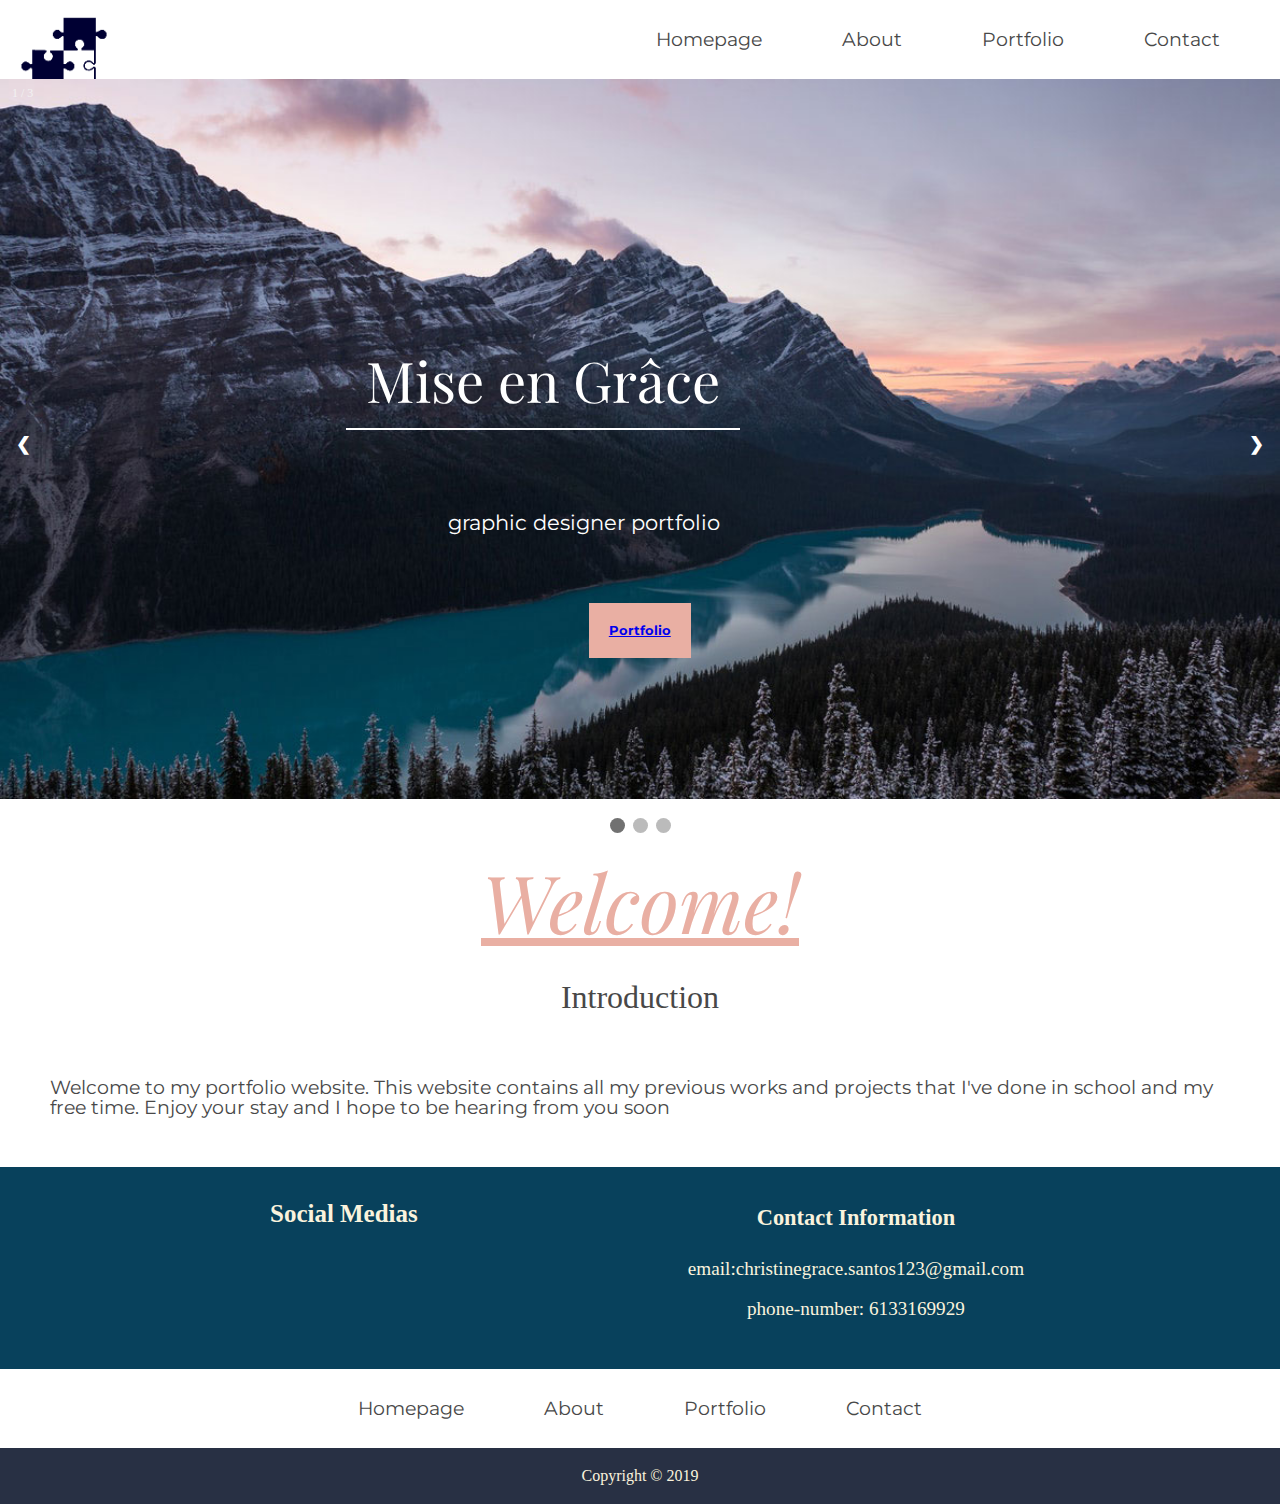
<file: index.html>
<!DOCTYPE html>
<html>
<head>
    <title>Mise en Grâce</title>
    <meta charset ="utf-8">
    <meta name="viewport" content="width=device-width, initial-scale=1">
    <link href="https://cdn.iconmonstr.com/1.3.0/css/iconmonstr-iconic-font.min.css" rel="stylesheet">
     <link href="https://fonts.googleapis.com/css?family=Montserrat" rel="stylesheet">
      <link href="https://fonts.googleapis.com/css?family=Playfair+Display:400,400i" rel="stylesheet">
    <link rel="stylesheet" href="css/style.css">
</head>
<body>
    <div class="container">
<!--- header --->
      <header class="site_header">
        <img src="img/logo.png" class="logo" alt="logo">
        
<!--- navigation --->
         <nav>
             <ul class="nav">
                 <li class="nav_home"><a href="index.html">Homepage</a></li>
                 <li><a href="about_us.html">About</a></li>
                 <li><a href="portfolio1.html">Portfolio</a></li>
                 <li><a href="contact_us.html">Contact</a></li>
             </ul>
          </nav>
          
      <!--- code from bootstrap --->
       <!-- Slideshow container -->
    <div class="slideshow-container">
<!-- Full-width images with number and caption text -->
     <div class="image-wrap">
     <h1 class="title">Mise en Grâce</h1>
            <h4>graphic designer portfolio</h4>
            <form action="recieve" method="get" target="_blank">
             <button type="submit"><a href="portfolio1.html">Portfolio</a></button>
            </form>
            
      <div class="mySlides fade">
        <div class="numbertext">1 / 3</div>
        <img src="img/photo-1478059425650-ca13d6d422f4_copy.jpg" alt="stock imagery" style="width:100%">
      </div>

      <div class="mySlides fade">
        <div class="numbertext">2 / 3</div>
        <img src="img/art_trade_copy.jpg" alt="park bench illustration" style="width:100%">
      </div>

      <div class="mySlides fade">
        <div class="numbertext">3 / 3</div>
        <img src="img/bedroom_copy_.jpg" alt="background illustration of bedroom" style="width:100%">
      </div>

<!-- Next and previous buttons -->
      <a class="prev" onclick="plusSlides(-1)">&#10094;</a>
      <a class="next" onclick="plusSlides(1)">&#10095;</a>
    </div>
    <br>

<!-- The dots/circles -->
    <div style="text-align:center">
      <span class="dot" onclick="currentSlide(1)"></span> 
      <span class="dot" onclick="currentSlide(2)"></span> 
      <span class="dot" onclick="currentSlide(3)"></span> 
    </div>
          </div>
      </header>
<!--- main content --->
      <article class="main-content">
          <h1 class="head">Welcome!</h1>
          <h3>Introduction</h3>
          <section>
              <p class="article">Welcome to my portfolio website. This website contains all my previous works and projects that I've done in school and my free time. Enjoy your stay and I hope to be hearing from you soon</p>
          </section>
      </article>
<!--- information div --->
      <section class="information">
      <div class="contact">
          <h2>Contact Information</h2>
          <p class="info">email:christinegrace.santos123@gmail.com
             <br> phone-number: 6133169929</p>
      </div>
      <div class="social_media">
          <h2>Social Medias</h2>
          <div>
          <a href="https://www.instagram.com/cyd0rk.jpg/" class="instagram" target="_blank">
          <i class="im im-instagram"></i>
          </a>
          </div>
          <div>  
            <a href="https://twitter.com/paintoolcy" class="twitter" target="_blank">
            <i class="im im-twitter"></i>
          </a>
          </div>
      </div>
      </section>
 <!--- bottom navigation --->
      <div> 
         <nav>
          <ul class="nav_bottom">
                 <li class="nav_home"><a href="index.html">Homepage</a></li>
                 <li><a href="about_us.html">About</a></li>
                 <li><a href="portfolio1.html">Portfolio</a></li>
                 <li><a href="contact_us.html">Contact</a></li>
             </ul>
          </nav>
      </div>
<!--- footer --->
      <footer>Copyright &copy; 2019</footer>
    </div>
<script src="index.js"></script>
    </body>
</file>
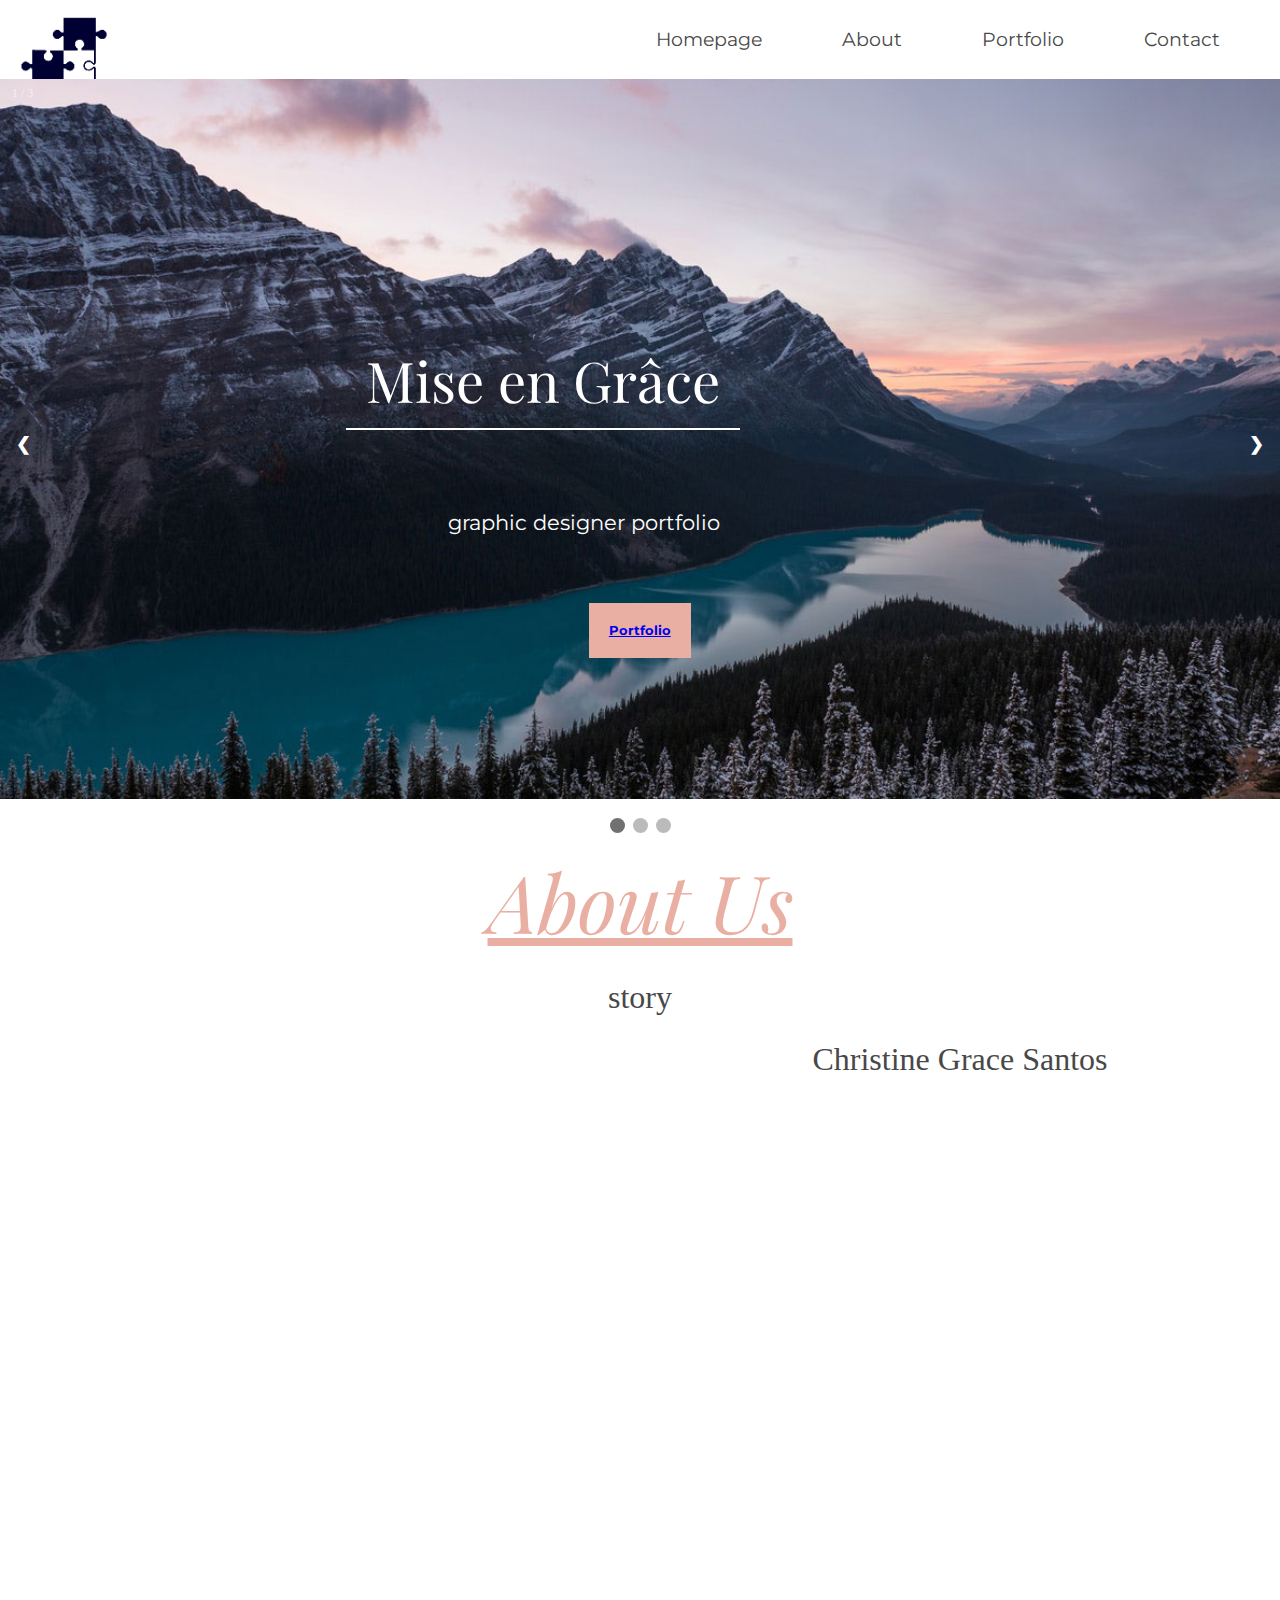
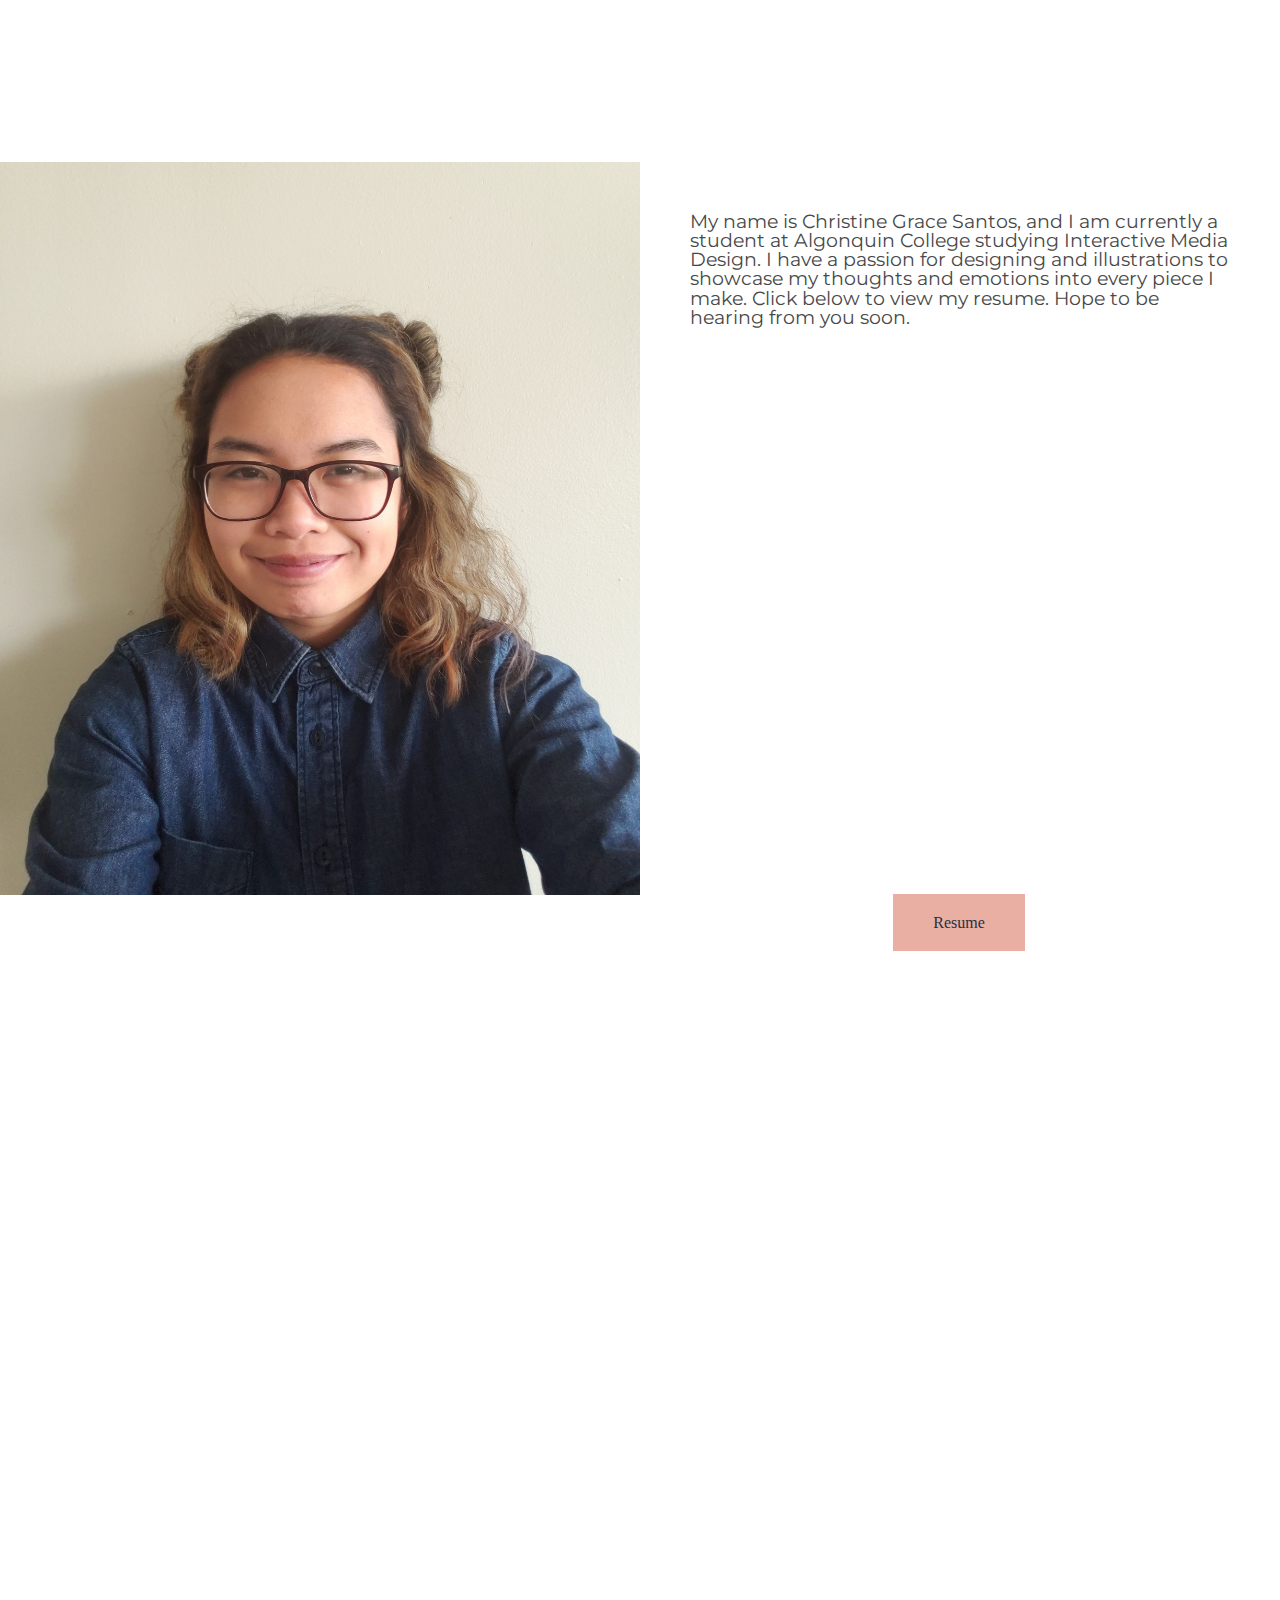
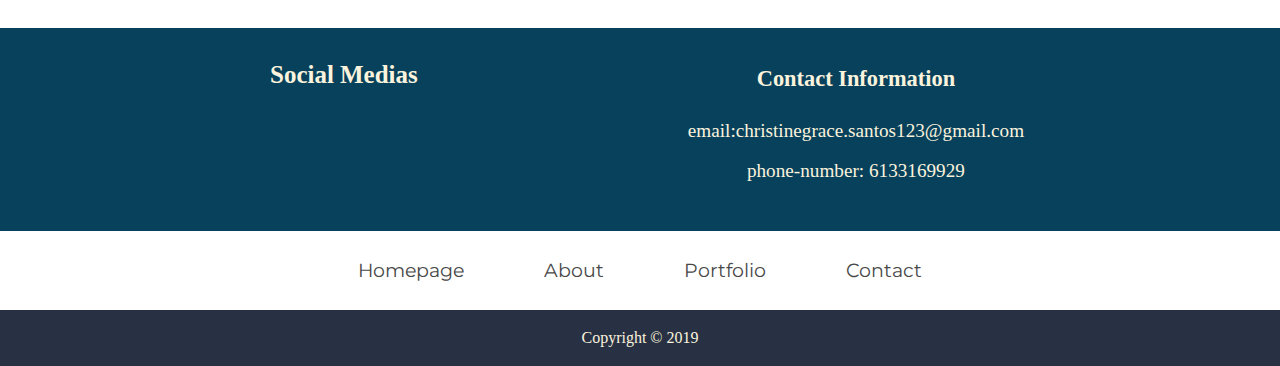
<file: about_us.html>
<!DOCTYPE html>
<html>
<head>
    <title>Mise en Grâce</title>
    <meta charset ="utf-8">
    <meta name="viewport" content="width=device-width, initial-scale=1">
    <link href="https://cdn.iconmonstr.com/1.3.0/css/iconmonstr-iconic-font.min.css" rel="stylesheet">
     <link href="https://fonts.googleapis.com/css?family=Montserrat" rel="stylesheet">
      <link href="https://fonts.googleapis.com/css?family=Playfair+Display:400,400i" rel="stylesheet">
    <link rel="stylesheet" href="css/style.css">
</head>
<body>
    <div class="container">
<!--- header --->
      <header class="site_header">
        <img src="img/logo.png" class="logo" alt="logo">
        
<!--- navigation --->
         <nav>
             <ul class="nav">
                 <li class="nav_home"><a href="index.html">Homepage</a></li>
                 <li><a href="">About</a></li>
                 <li><a href="portfolio1.html">Portfolio</a></li>
                 <li><a href="contact_us.html">Contact</a></li>
             </ul>
          </nav>
          
      <!--- code from bootstrap --->
       <!-- Slideshow container -->
    <div class="slideshow-container">
<!-- Full-width images with number and caption text -->
     <div class="image-wrap">
     <h1 class="title">Mise en Grâce</h1>
            <h4>graphic designer portfolio</h4>
            <form action="recieve" method="get" target="_blank">
             <button type="submit"><a href="portfolio1.html">Portfolio</a></button>
            </form>
            
      <div class="mySlides fade">
        <div class="numbertext">1 / 3</div>
        <img src="img/photo-1478059425650-ca13d6d422f4_copy.jpg" alt="stock imagery" style="width:100%">
      </div>

      <div class="mySlides fade">
        <div class="numbertext">2 / 3</div>
        <img src="img/art_trade_copy.jpg" alt="park bench illustration" style="width:100%">
      </div>

      <div class="mySlides fade">
        <div class="numbertext">3 / 3</div>
        <img src="img/bedroom_copy_.jpg" alt="background illustration of bedroom" style="width:100%">
      </div>

<!-- Next and previous buttons -->
      <a class="prev" onclick="plusSlides(-1)">&#10094;</a>
      <a class="next" onclick="plusSlides(1)">&#10095;</a>
    </div>
    <br>

<!-- The dots/circles -->
    <div style="text-align:center">
      <span class="dot" onclick="currentSlide(1)"></span> 
      <span class="dot" onclick="currentSlide(2)"></span> 
      <span class="dot" onclick="currentSlide(3)"></span> 
    </div>
          </div>
      </header>
<!--- main content --->
      <article class="main-content">
          <h1 class="head">About Us</h1>
          <h3>story</h3>
          <section class="story">
            <h3>Christine Grace Santos</h3>
             <img src="img/Christine_Santos.jpg">
              <p class="article">My name is Christine Grace Santos, and I am currently a student at Algonquin College studying Interactive Media Design. I have a passion for designing and illustrations to showcase my thoughts and emotions into every piece I make. Click below to view my resume. Hope to be hearing from you soon.</p>
              <div>
                  <a href="https://www.linkedin.com/in/christine-grace-s-4b9030128/" class="button">Resume</a>
              </div>
          </section>
      </article>
<!--- information div --->
      <section class="information">
      <div class="contact">
          <h2>Contact Information</h2>
          <p class="info">email:christinegrace.santos123@gmail.com
             <br> phone-number: 6133169929</p>
      </div>
      <div class="social_media">
          <h2>Social Medias</h2>
          <div>
          <a href="https://www.instagram.com/cyd0rk.jpg/" class="instagram" target="_blank">
          <i class="im im-instagram"></i>
          </a>
          </div>
          <div>  
            <a href="https://twitter.com/paintoolcy" class="twitter" target="_blank">
            <i class="im im-twitter"></i>
          </a>
          </div>
      </div>
      </section>
 <!--- bottom navigation --->
      <div> 
         <nav>
          <ul class="nav_bottom">
                 <li class="nav_home"><a href="index.html">Homepage</a></li>
                 <li><a href="about_us.html">About</a></li>
                 <li><a href="portfolio1.html">Portfolio</a></li>
                 <li><a href="contact_us.html">Contact</a></li>
             </ul>
          </nav>
      </div>
<!--- footer --->
      <footer>Copyright &copy; 2019</footer>
    </div>
<script src="index.js"></script>
    </body>
</file>
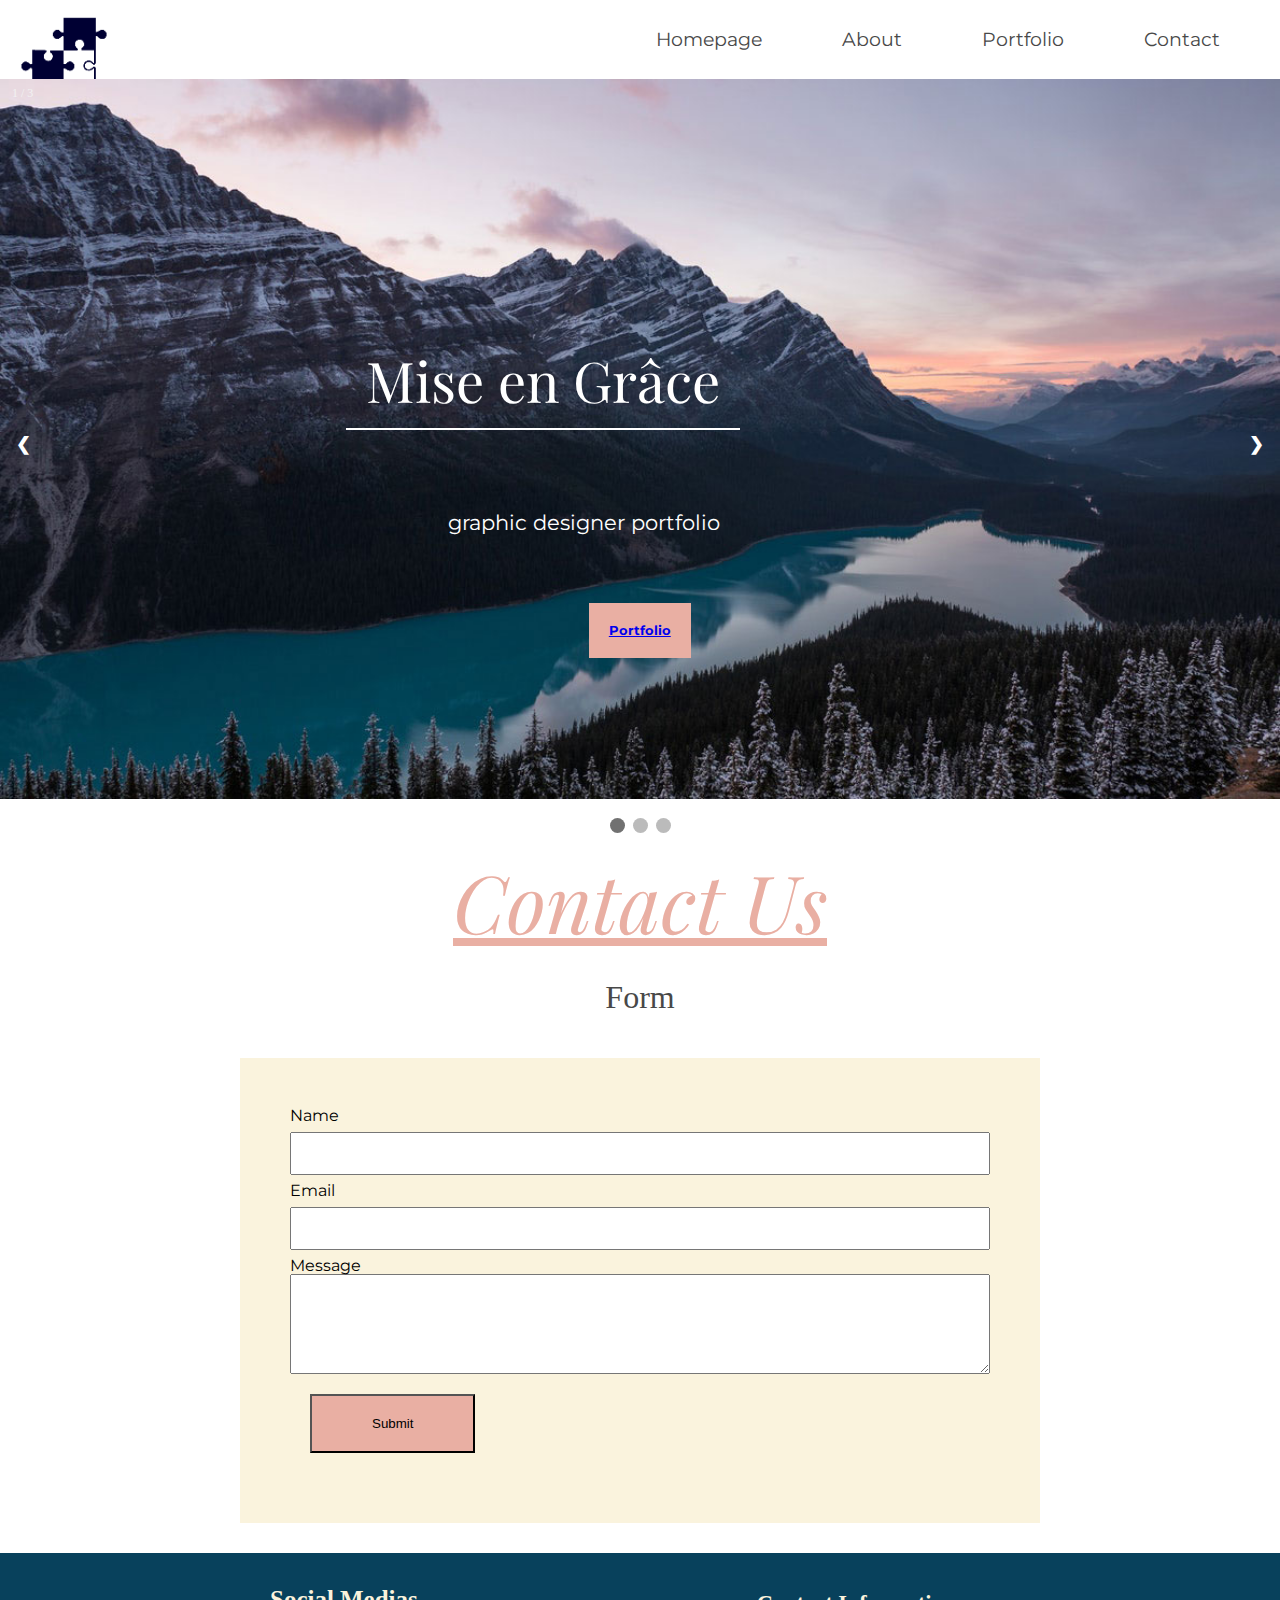
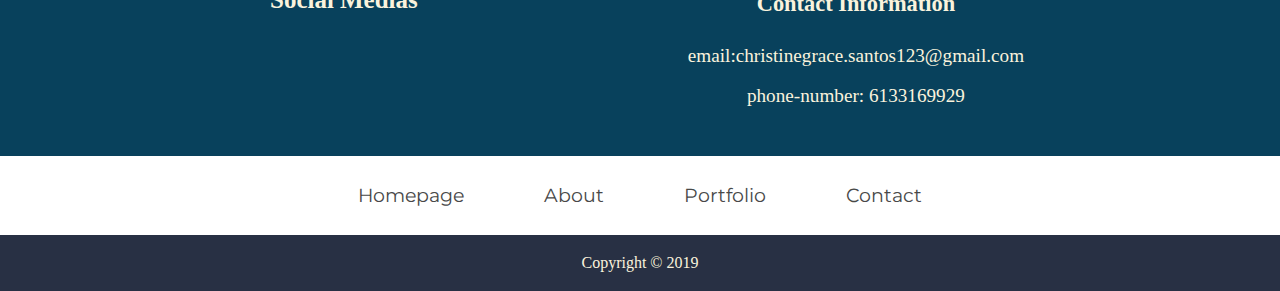
<file: contact_us.html>
<!DOCTYPE html>
<html>
<head>
    <title>Mise en Grâce</title>
    <meta charset ="utf-8">
    <meta name="viewport" content="width=device-width, initial-scale=1">
    <link href="https://cdn.iconmonstr.com/1.3.0/css/iconmonstr-iconic-font.min.css" rel="stylesheet">
     <link href="https://fonts.googleapis.com/css?family=Montserrat" rel="stylesheet">
      <link href="https://fonts.googleapis.com/css?family=Playfair+Display:400,400i" rel="stylesheet">
    <link rel="stylesheet" href="css/style.css">
</head>
<body>
    <div class="container">
<!--- header --->
      <header class="site_header">
        <img src="img/logo.png" class="logo" alt="logo">
        
<!--- navigation --->
         <nav>
             <ul class="nav">
                 <li class="nav_home"><a href="index.html">Homepage</a></li>
                 <li><a href="about_us.html">About</a></li>
                 <li><a href="portfolio1.html">Portfolio</a></li>
                 <li><a href="contact_us.html">Contact</a></li>
             </ul>
          </nav>
          
      <!--- code from bootstrap --->
       <!-- Slideshow container -->
    <div class="slideshow-container">
<!-- Full-width images with number and caption text -->
     <div class="image-wrap">
     <h1 class="title">Mise en Grâce</h1>
            <h4>graphic designer portfolio</h4>
            <form action="recieve" method="get" target="_blank">
             <button type="submit"><a href="portfolio1.html">Portfolio</a></button>
            </form>
            
      <div class="mySlides fade">
        <div class="numbertext">1 / 3</div>
        <img src="img/photo-1478059425650-ca13d6d422f4_copy.jpg" alt="stock imagery" style="width:100%">
      </div>

      <div class="mySlides fade">
        <div class="numbertext">2 / 3</div>
        <img src="img/art_trade_copy.jpg" alt="park bench illustration" style="width:100%">
      </div>

      <div class="mySlides fade">
        <div class="numbertext">3 / 3</div>
        <img src="img/bedroom_copy_.jpg" alt="background illustration of bedroom" style="width:100%">
      </div>

<!-- Next and previous buttons -->
      <a class="prev" onclick="plusSlides(-1)">&#10094;</a>
      <a class="next" onclick="plusSlides(1)">&#10095;</a>
    </div>
    <br>

<!-- The dots/circles -->
    <div style="text-align:center">
      <span class="dot" onclick="currentSlide(1)"></span> 
      <span class="dot" onclick="currentSlide(2)"></span> 
      <span class="dot" onclick="currentSlide(3)"></span> 
    </div>
          </div>
      </header>
<!--- main content --->
      <article class="main-content">
          <h1 class="head">Contact Us</h1>
          <h3>Form</h3>
          <section class="contact_form">
              <div class="container">
            <form>
        <div class="name">
         <fieldset>
            <label for="name">Name</label>
            <input type="text" name="name">
          </fieldset>
        </div>
        <div class="email">
          <fieldset>
            <label for="email">Email</label>
            <input type="text" name="email">
          </fieldset>
         </div>
      <fieldset>
            <label for="message">Message</label>
            <textarea name="message"></textarea>
      </fieldset>
  <button type="submit" value="Submit" class="submit">Submit
    </button>
  </form>
  </div>
          </section>
      </article>
<!--- information div --->
      <section class="information">
      <div class="contact">
          <h2>Contact Information</h2>
          <p class="info">email:christinegrace.santos123@gmail.com
             <br> phone-number: 6133169929</p>
      </div>
      <div class="social_media">
          <h2>Social Medias</h2>
          <div>
          <a href="https://www.instagram.com/cyd0rk.jpg/" class="instagram" target="_blank">
          <i class="im im-instagram"></i>
          </a>
          </div>
          <div>  
            <a href="https://twitter.com/paintoolcy" class="twitter" target="_blank">
            <i class="im im-twitter"></i>
          </a>
          </div>
      </div>
      </section>
 <!--- bottom navigation --->
      <div> 
         <nav>
          <ul class="nav_bottom">
                 <li class="nav_home"><a href="index.html">Homepage</a></li>
                 <li><a href="">About</a></li>
                 <li><a href="portfolio1.html">Portfolio</a></li>
                 <li><a href="contact_us.html">Contact</a></li>
             </ul>
          </nav>
      </div>
<!--- footer --->
      <footer>Copyright &copy; 2019</footer>
    </div>
<script src="index.js"></script>
    </body>
</file>
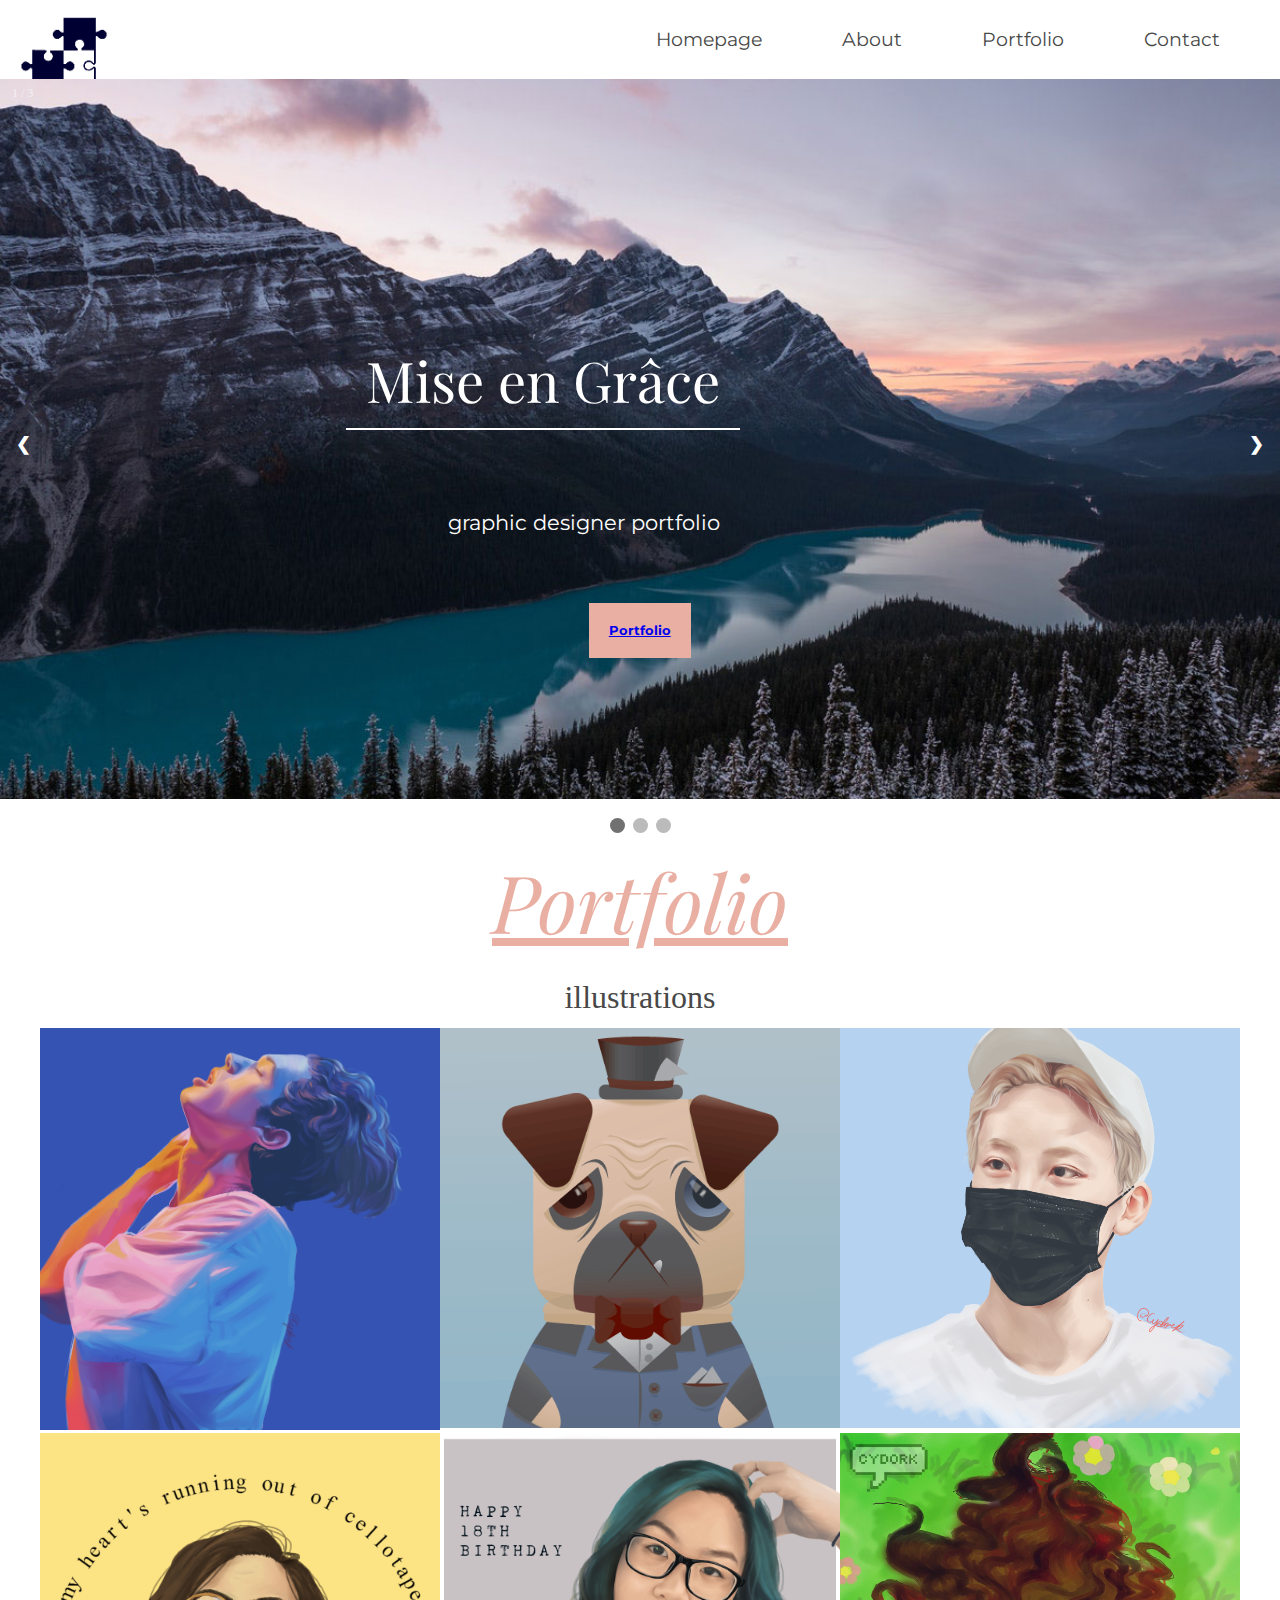
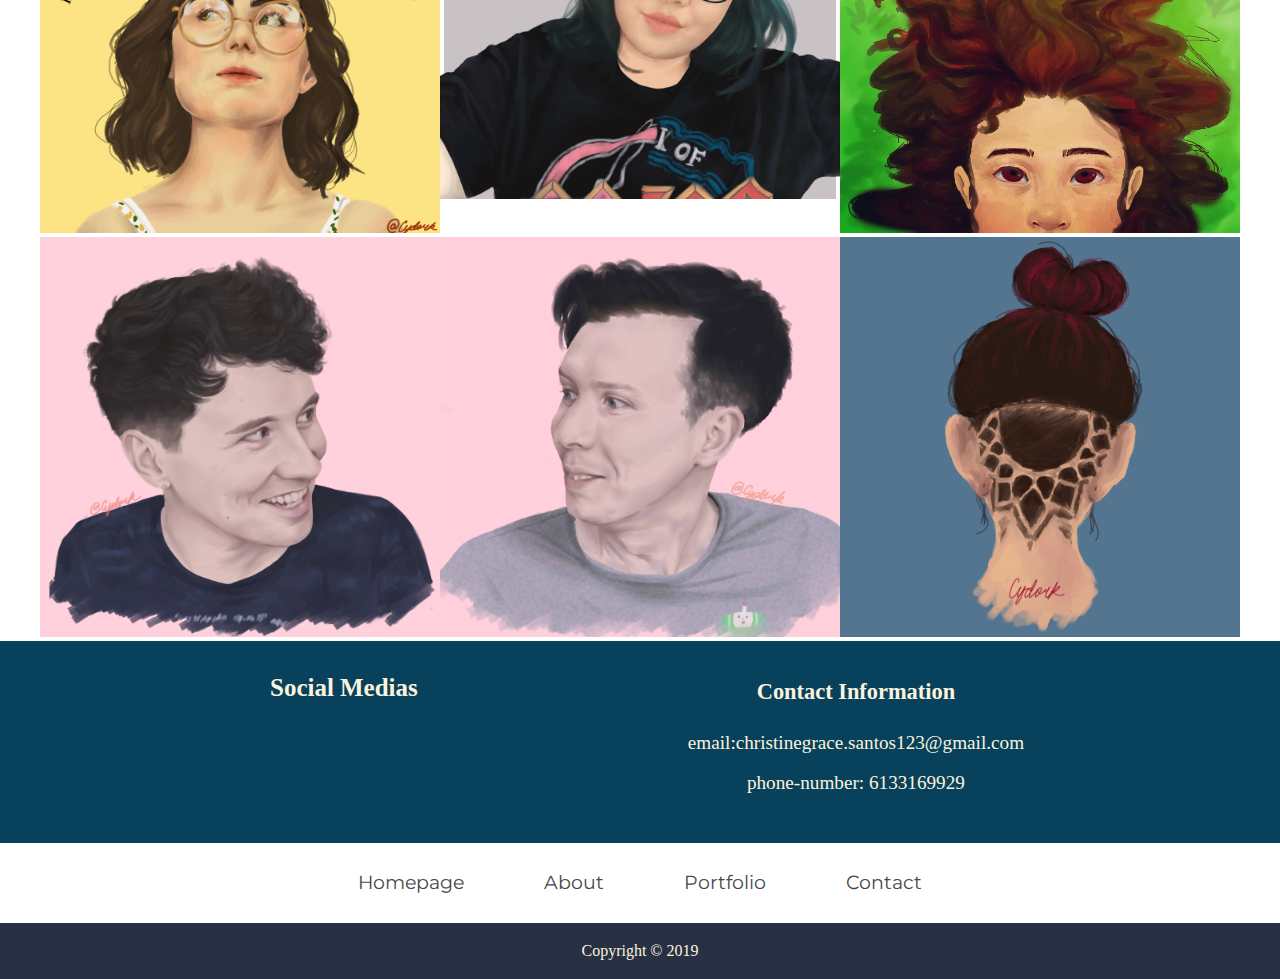
<file: portfolio.html>
<!DOCTYPE html>
<html>
<head>
    <title>Mise en Grâce</title>
    <meta charset ="utf-8">
    <meta name="viewport" content="width=device-width, initial-scale=1">
    <link href="https://cdn.iconmonstr.com/1.3.0/css/iconmonstr-iconic-font.min.css" rel="stylesheet">
     <link href="https://fonts.googleapis.com/css?family=Montserrat" rel="stylesheet">
      <link href="https://fonts.googleapis.com/css?family=Playfair+Display:400,400i" rel="stylesheet">
    <link rel="stylesheet" href="css/style.css">
</head>
<body>
    <div class="container">
<!--- header --->
      <header class="site_header">
        <img src="img/logo.png" class="logo" alt="logo">
        
<!--- navigation --->
         <nav>
             <ul class="nav">
                 <li class="nav_home"><a href="index.html">Homepage</a></li>
                 <li><a href="about_us.html">About</a></li>
                 <li><a href="portfolio1.html">Portfolio</a></li>
                 <li><a href="contact_us.html">Contact</a></li>
             </ul>
          </nav>
          
      <!--- code from bootstrap --->
       <!-- Slideshow container -->
    <div class="slideshow-container">
<!-- Full-width images with number and caption text -->
     <div class="image-wrap">
     <h1 class="title">Mise en Grâce</h1>
            <h4>graphic designer portfolio</h4>
            <form action="" method="get" target="_blank">
             <button type="submit"><a href="portfolio1.html">Portfolio</a></button>
            </form>
            
      <div class="mySlides fade">
        <div class="numbertext">1 / 3</div>
        <img src="img/photo-1478059425650-ca13d6d422f4_copy.jpg" alt="stock imagery" style="width:100%">
      </div>

      <div class="mySlides fade">
        <div class="numbertext">2 / 3</div>
        <img src="img/art_trade_copy.jpg" alt="park bench illustration" style="width:100%">
      </div>

      <div class="mySlides fade">
        <div class="numbertext">3 / 3</div>
        <img src="img/bedroom_copy_.jpg" alt="background illustration of bedroom" style="width:100%">
      </div>

<!-- Next and previous buttons -->
      <a class="prev" onclick="plusSlides(-1)">&#10094;</a>
      <a class="next" onclick="plusSlides(1)">&#10095;</a>
    </div>
    <br>

<!-- The dots/circles -->
    <div style="text-align:center">
      <span class="dot" onclick="currentSlide(1)"></span> 
      <span class="dot" onclick="currentSlide(2)"></span> 
      <span class="dot" onclick="currentSlide(3)"></span> 
    </div>
          </div>
      </header>
<!--- main content --->
      <article class="main-content">
          <h1 class="head">Portfolio</h1>
          <h3>illustrations</h3>
            <div class="gallery">
                <div class="container">
                    <img src="img/coneee.png" alt="Avatar" class="image">
                      <div class="overlay">
                          <p class="text">Conan gray, drawing of a singer named Conan Gray with the medium digital drawing. Program : paint tool sai</p>
                      </div>
                </div>
                <div class="container">
                    <img src="img/512px.png" alt="Avatar" class="image">
                      <div class="overlay">
                          <p class="text">Avatar Icon, illustration of a pug icon made in class. Program: adobe illustrator</p>
                      </div>
                </div>
                <div class="container">
                    <img src="img/dvddnfnfmgmmmhssf.png" alt="Avatar" class="image">
                      <div class="overlay">
                          <p class="text">Seventeen, a korean boyband drawn in the medium of digital art. Program: paint tool sai</p>
                      </div>
                </div>
                <div class="container">
                    <img src="img/Dodie.png" alt="Avatar" class="image">
                      <div class="overlay">
                          <p class="text">Dodie Clark, a singer, drawn digitally. Program: paint tool sai</p>
                      </div>
                </div>
                <div class="container">
                    <img src="img/hbd%20joanna.png" alt="Avatar" class="image">
                      <div class="overlay">
                          <p class="text">Joanna, a birthday present for a friend of mine. Program: paint tool sai</p>
                      </div>
                </div>
                <div class="container">
                    <img src="img/cyd.jpg" alt="Avatar" class="image">
                      <div class="overlay">
                          <p class="text">Self portrait, done when I was 14. Program: paint tool sai</p>
                      </div>
                </div>
                <div class="container">
                    <img src="img/danny%20boi.png" alt="Avatar" class="image">
                      <div class="overlay">
                          <p class="text">Daniel Howell, youtuber icon. Program: paint tool sai</p>
                      </div>
                </div>
                <div class="container">
                    <img src="img/phil.jpg" alt="Avatar" class="image">
                      <div class="overlay">
                          <p class="text">Phil Lester, youtuber, matching icon. Program: paint tool sai</p>
                      </div>
                </div>
                <div class="container">
                    <img src="img/undecut%20.png" alt="Avatar" class="image">
                      <div class="overlay">
                          <p class="text">Study of an undercut. Program: paint tool sai</p>
                      </div>
                </div>
            </div>

      </article>
<!--- information div --->
      <section class="information">
      <div class="contact">
          <h2>Contact Information</h2>
          <p class="info">email:christinegrace.santos123@gmail.com<br>
           phone-number: 6133169929 </p>
      </div>
      <div class="social_media">
          <h2>Social Medias</h2>
          <div><a href="https://www.instagram.com/cyd0rk.jpg/" class="instagram" target="_blank">
          <i class="im im-instagram"></i>
          </a>
          </div>
          <div>  
            <a href="https://twitter.com/paintoolcy" class="twitter" target="_blank">
            <i class="im im-twitter"></i>
          </a>
          </div>
      </div>
      </section>
 <!--- bottom navigation --->
      <div>
         <nav>
          <ul class="nav_bottom">
                 <li class="nav_home"><a href="index.html">Homepage</a></li>
                 <li><a href="about_us.html">About</a></li>
                 <li><a href="portfolio1.html">Portfolio</a></li>
                 <li><a href="contact_us.html">Contact</a></li>
             </ul>
          </nav>
      </div>
<!--- footer --->
      <footer>Copyright &copy; 2019</footer>
    </div>
<script src="index.js"></script>
    </body>
</file>
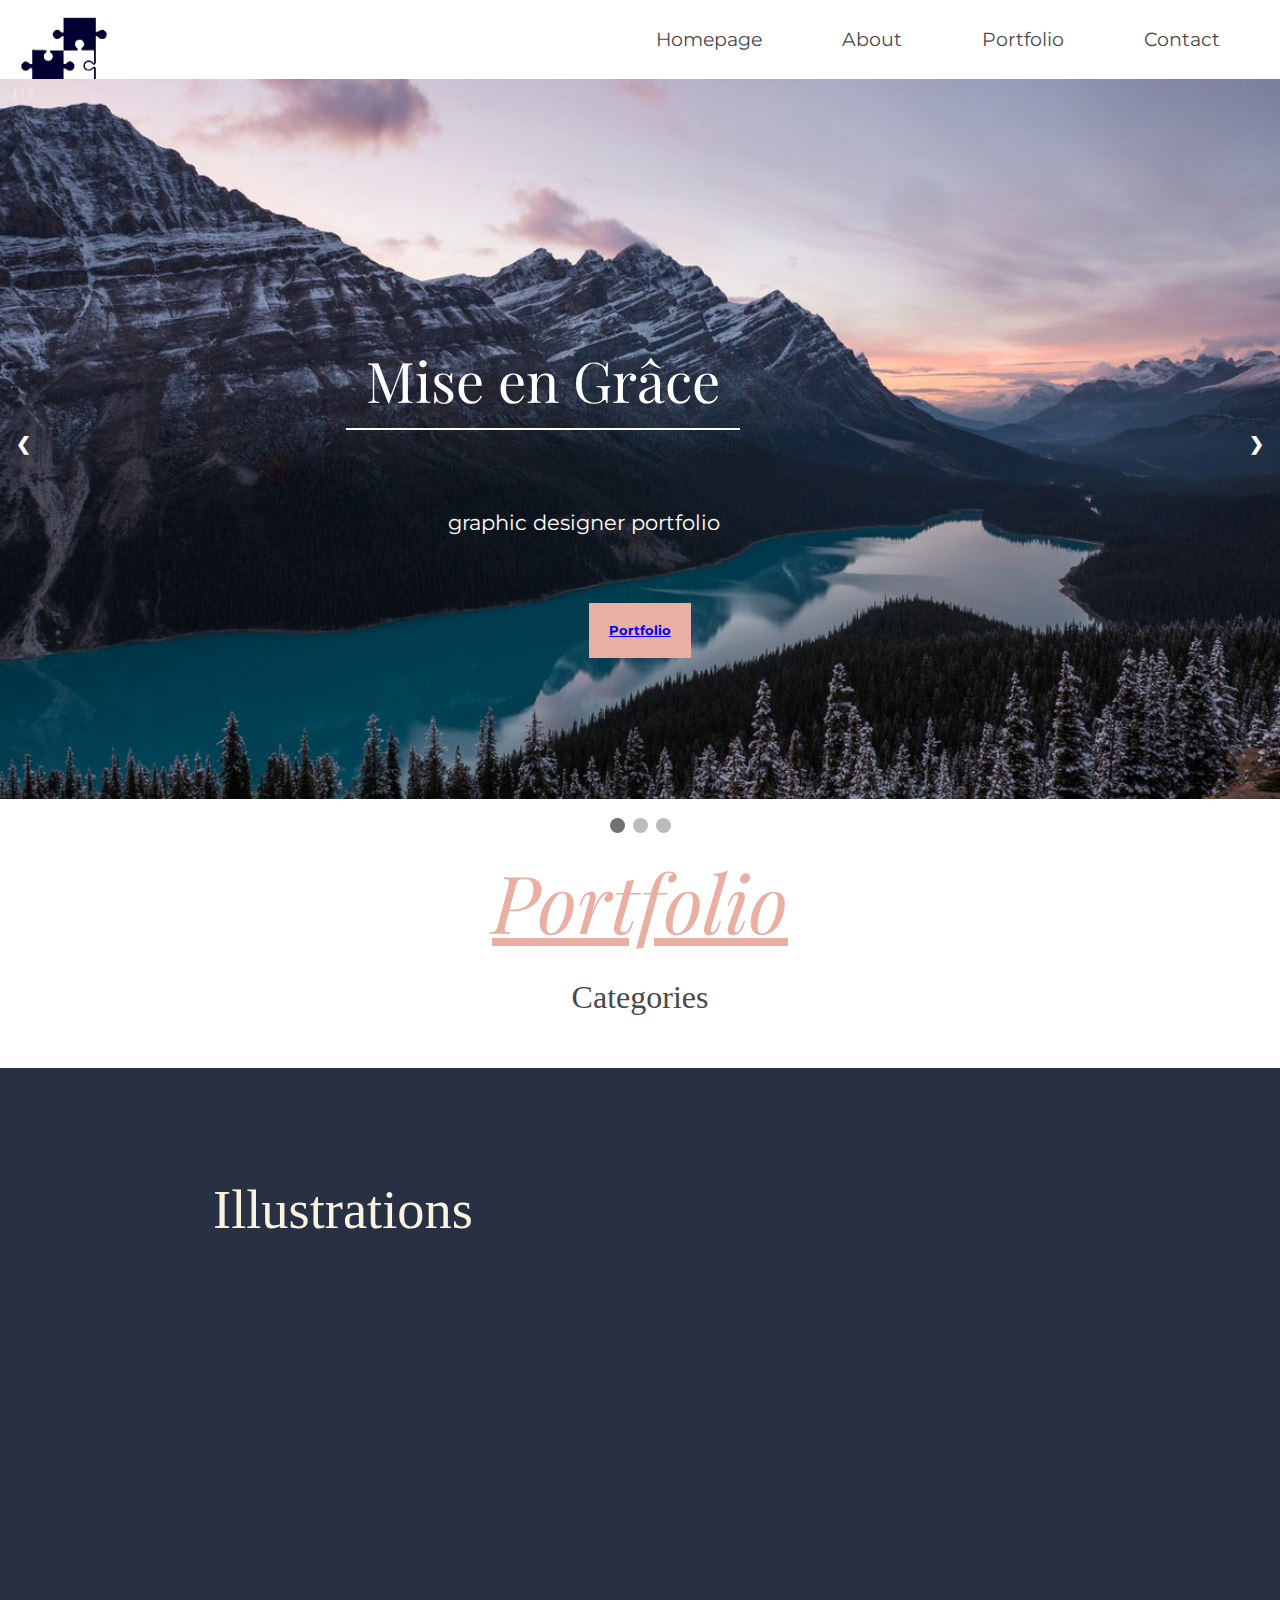
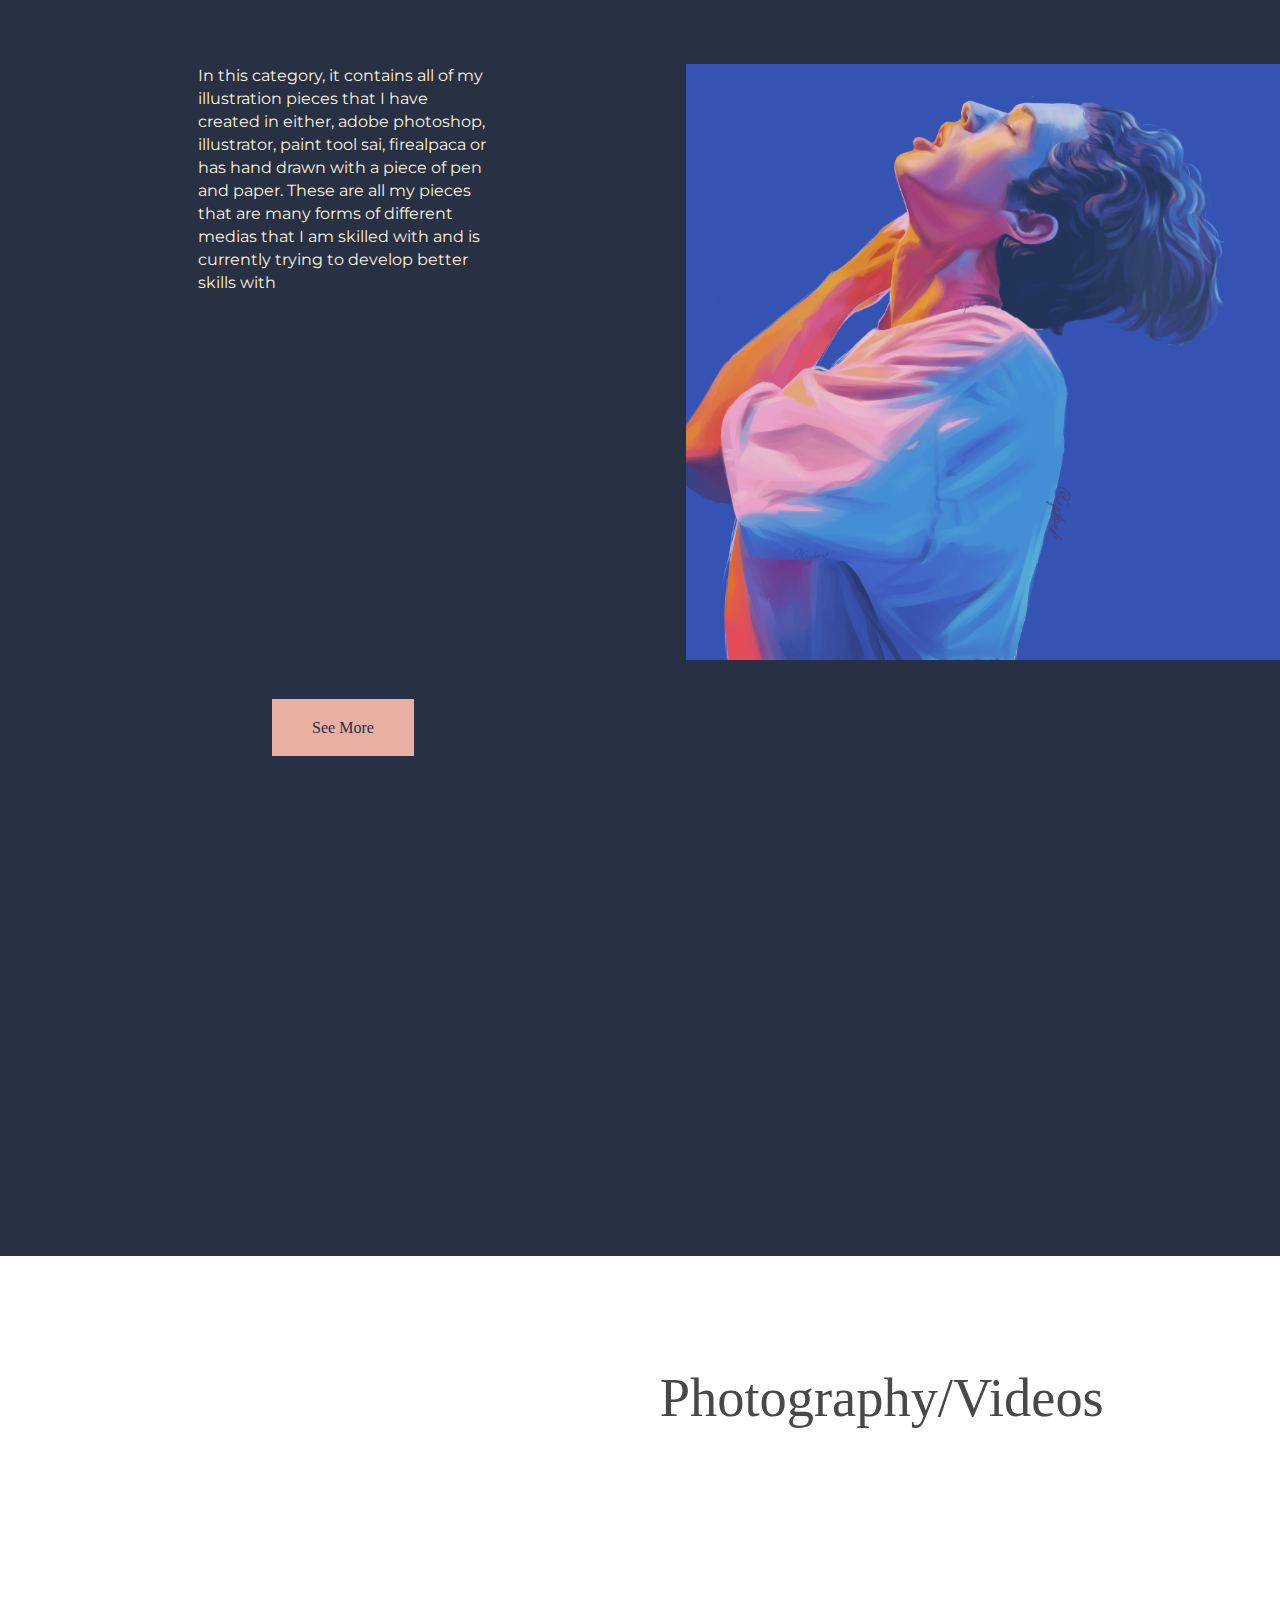
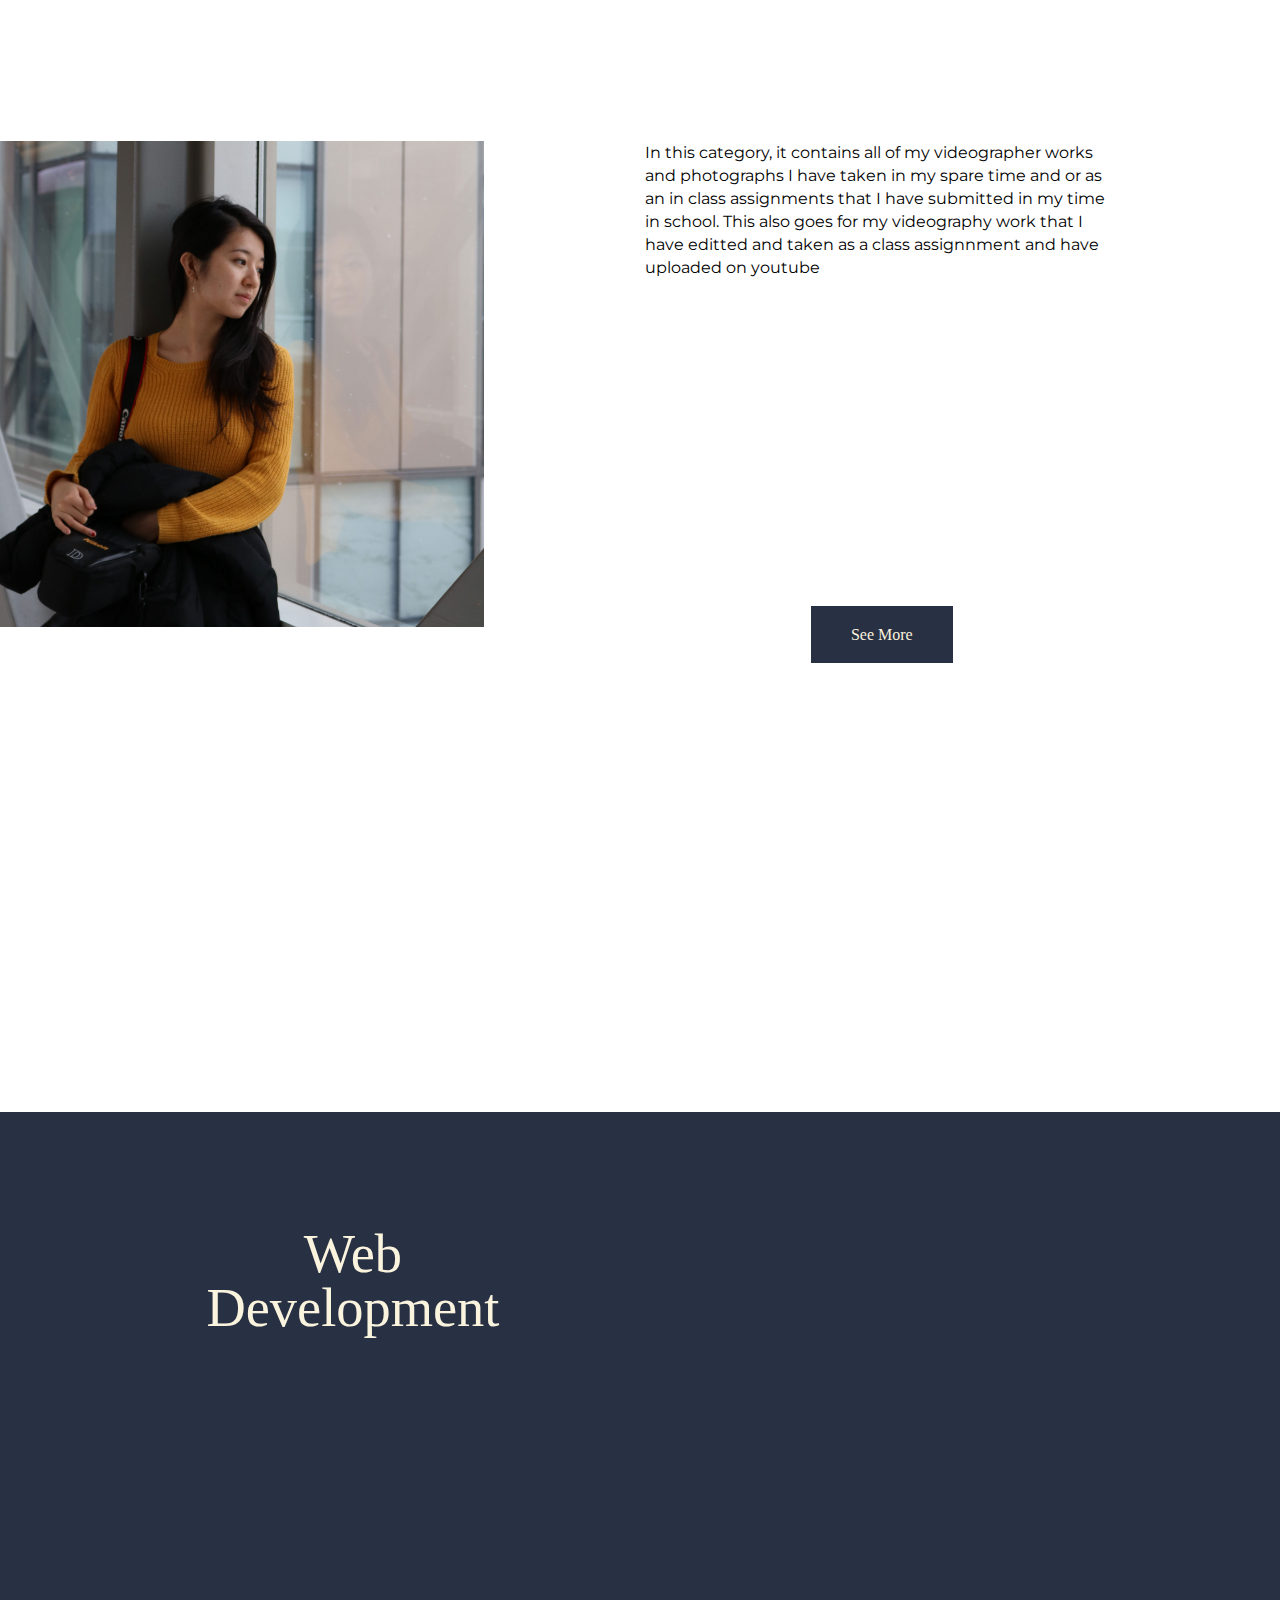
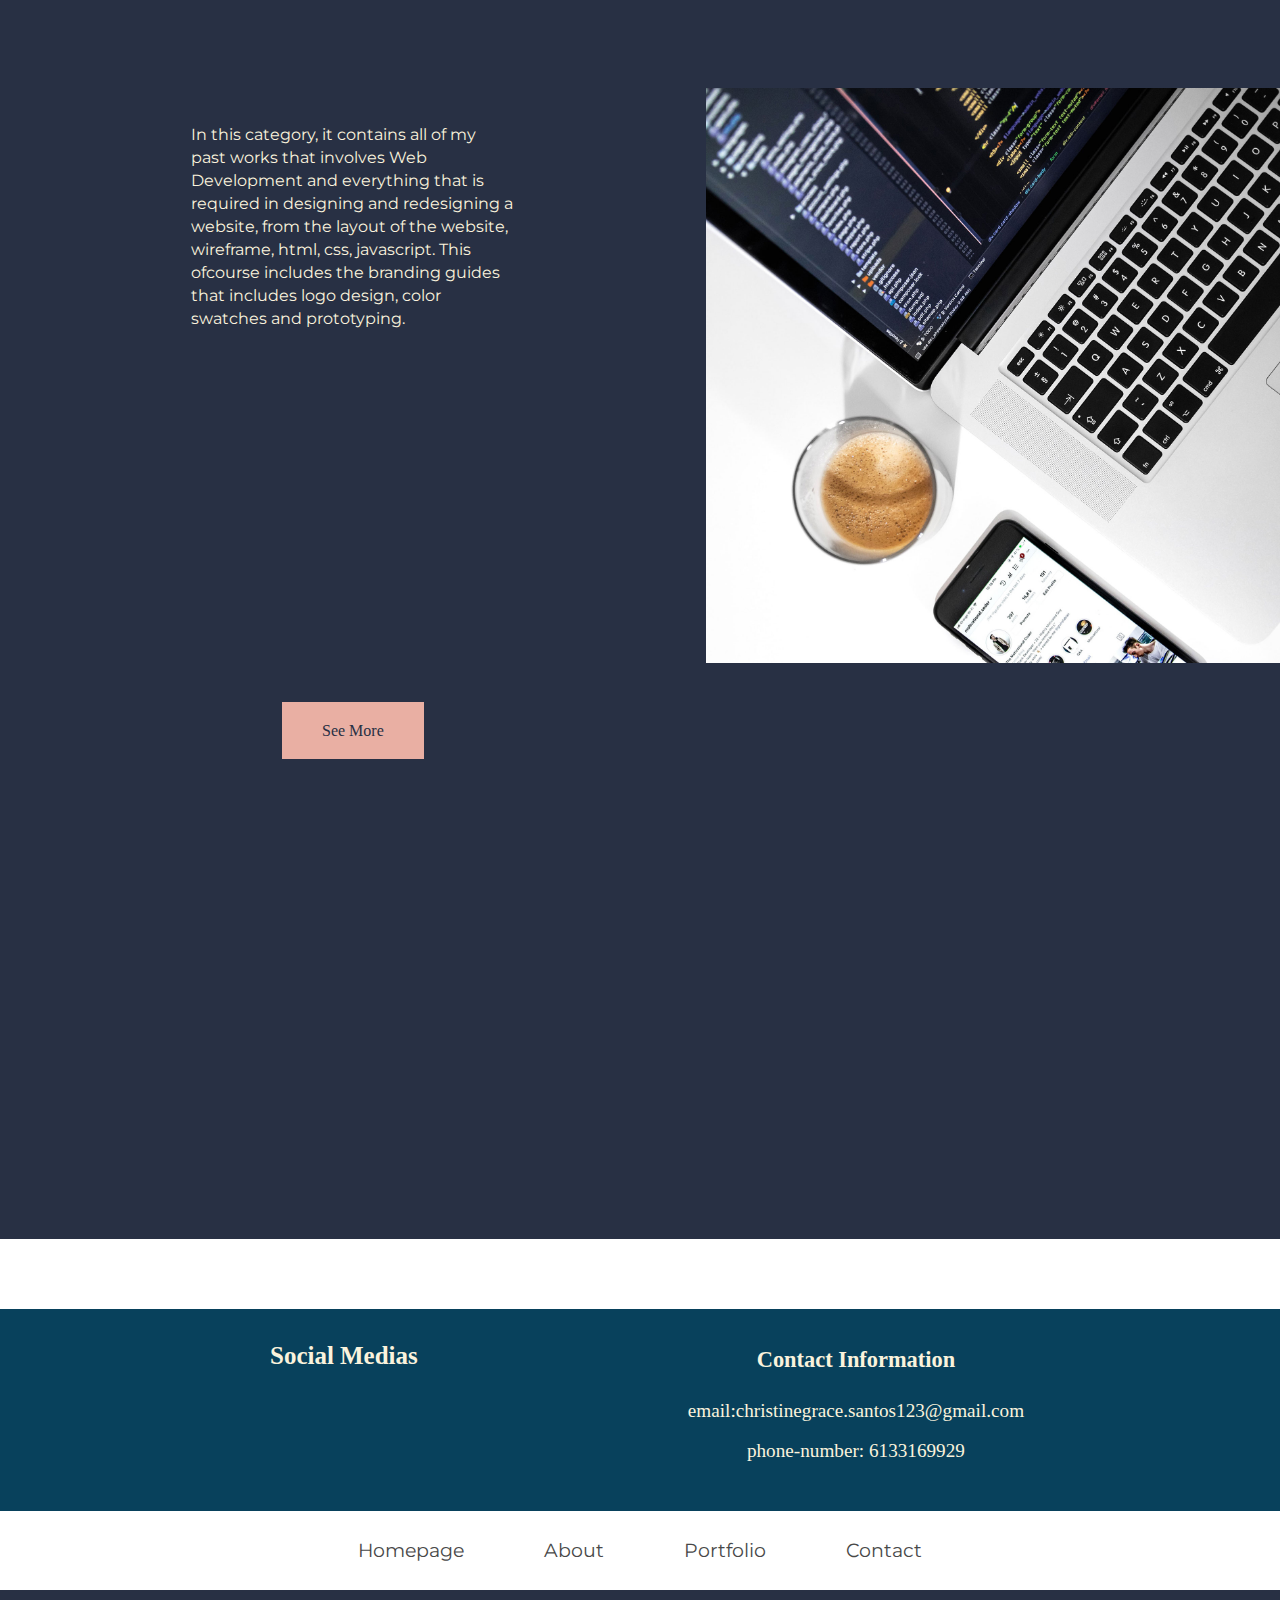
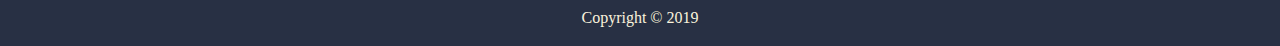
<file: portfolio1.html>
<!DOCTYPE html>
<html>
<head>
    <title>Mise en Grâce</title>
    <meta charset ="utf-8">
    <meta name="viewport" content="width=device-width, initial-scale=1">
    <link href="https://cdn.iconmonstr.com/1.3.0/css/iconmonstr-iconic-font.min.css" rel="stylesheet">
     <link href="https://fonts.googleapis.com/css?family=Montserrat" rel="stylesheet">
      <link href="https://fonts.googleapis.com/css?family=Playfair+Display:400,400i" rel="stylesheet">
    <link rel="stylesheet" href="css/style.css">
</head>
<body>
    <div class="container">
<!--- header --->
      <header class="site_header">
        <img src="img/logo.png" class="logo" alt="logo">
        
<!--- navigation --->
         <nav>
             <ul class="nav">
                 <li class="nav_home"><a href="index.html">Homepage</a></li>
                 <li><a href="about_us.html">About</a></li>
                 <li><a href="portfolio1.html">Portfolio</a></li>
                 <li><a href="contact_us.html">Contact</a></li>
             </ul>
          </nav>
          
      <!--- code from bootstrap --->
       <!-- Slideshow container -->
    <div class="slideshow-container">
<!-- Full-width images with number and caption text -->
     <div class="image-wrap">
     <h1 class="title">Mise en Grâce</h1>
            <h4>graphic designer portfolio</h4>
            <form action="recieve" method="get" target="_blank">
             <button type="submit"><a href="portfolio1.html">Portfolio</a></button>
            </form>
            
      <div class="mySlides fade">
        <div class="numbertext">1 / 3</div>
        <img src="img/photo-1478059425650-ca13d6d422f4_copy.jpg" alt="stock imagery" style="width:100%">
      </div>

      <div class="mySlides fade">
        <div class="numbertext">2 / 3</div>
        <img src="img/art_trade_copy.jpg" alt="park bench illustration" style="width:100%">
      </div>

      <div class="mySlides fade">
        <div class="numbertext">3 / 3</div>
        <img src="img/bedroom_copy_.jpg" alt="background illustration of bedroom" style="width:100%">
      </div>

<!-- Next and previous buttons -->
      <a class="prev" onclick="plusSlides(-1)">&#10094;</a>
      <a class="next" onclick="plusSlides(1)">&#10095;</a>
    </div>
    <br>

<!-- The dots/circles -->
    <div style="text-align:center">
      <span class="dot" onclick="currentSlide(1)"></span> 
      <span class="dot" onclick="currentSlide(2)"></span> 
      <span class="dot" onclick="currentSlide(3)"></span> 
    </div>
          </div>
      </header>
<!--- main content --->
      <article class="main-content">
          <h1 class="head">Portfolio</h1>
          <h3>Categories</h3>
          <section class="illustrations">
             <img src="img/coneee.png">
             <h3>Illustrations</h3>
              <p class="summary">In this category, it contains all of my illustration pieces that I have created in either, adobe photoshop, illustrator, paint tool sai,  firealpaca or has hand drawn with a piece of pen and paper. These are all my pieces that are many forms of different medias that I am skilled with and is currently trying to develop better skills with </p>
              <div>
            <a href="portfolio.html" class="button">See More</a>
              </div>
          </section>
          <section class="photo">
              <img src="img/jingyi.jpg">
              <h3>Photography/Videos</h3>
              <p>In this category, it contains all of my videographer works and photographs I have taken in my spare time and or as an in class assignments that I have submitted in my time in school. This also goes for my videography work that I have editted and taken as a class assignnment and have uploaded on youtube</p>
              <div>
              <a href="portfolio2.html" class="button2">See More</a>
              </div>
          </section>
          <section class="web">
              <img src="img/photo-1533906966484-a9c978a3f090_copy.jpg">
              <h3>Web Development</h3>
              <p>In this category, it contains all of my past works that involves Web Development and everything that is required in designing and redesigning a website, from the layout of the website, wireframe, html, css, javascript. This ofcourse includes the branding guides that includes logo design, color swatches and prototyping.</p>
              <div>
                  <a href="" class="button3">See More</a>
              </div>
          </section>
      </article>
<!--- information div --->
      <section class="information">
      <div class="contact">
          <h2>Contact Information</h2>
          <p class="info">email:christinegrace.santos123@gmail.com
          <br>phone-number: 6133169929 </p>
      </div>
      <div class="social_media">
          <h2>Social Medias</h2>
          <div>
          <a href="https://www.instagram.com/cyd0rk.jpg/" class="instagram" target="_blank">
          <i class="im im-instagram"></i>
          </a>
          </div>
          <div>  
            <a href="https://twitter.com/paintoolcy" class="twitter" target="_blank">
            <i class="im im-twitter"></i>
          </a>
          </div>
      </div>
      </section>
 <!--- bottom navigation --->
      <div> 
         <nav>
          <ul class="nav_bottom">
                 <li class="nav_home"><a href="index.html">Homepage</a></li>
                 <li><a href="about_us.html">About</a></li>
                 <li><a href="portfolio1.html">Portfolio</a></li>
                 <li><a href="contact_us.html">Contact</a></li>
             </ul>
          </nav>
      </div>
<!--- footer --->
      <footer>Copyright &copy; 2019</footer>
    </div>
<script src="index.js"></script>
    </body>
</file>
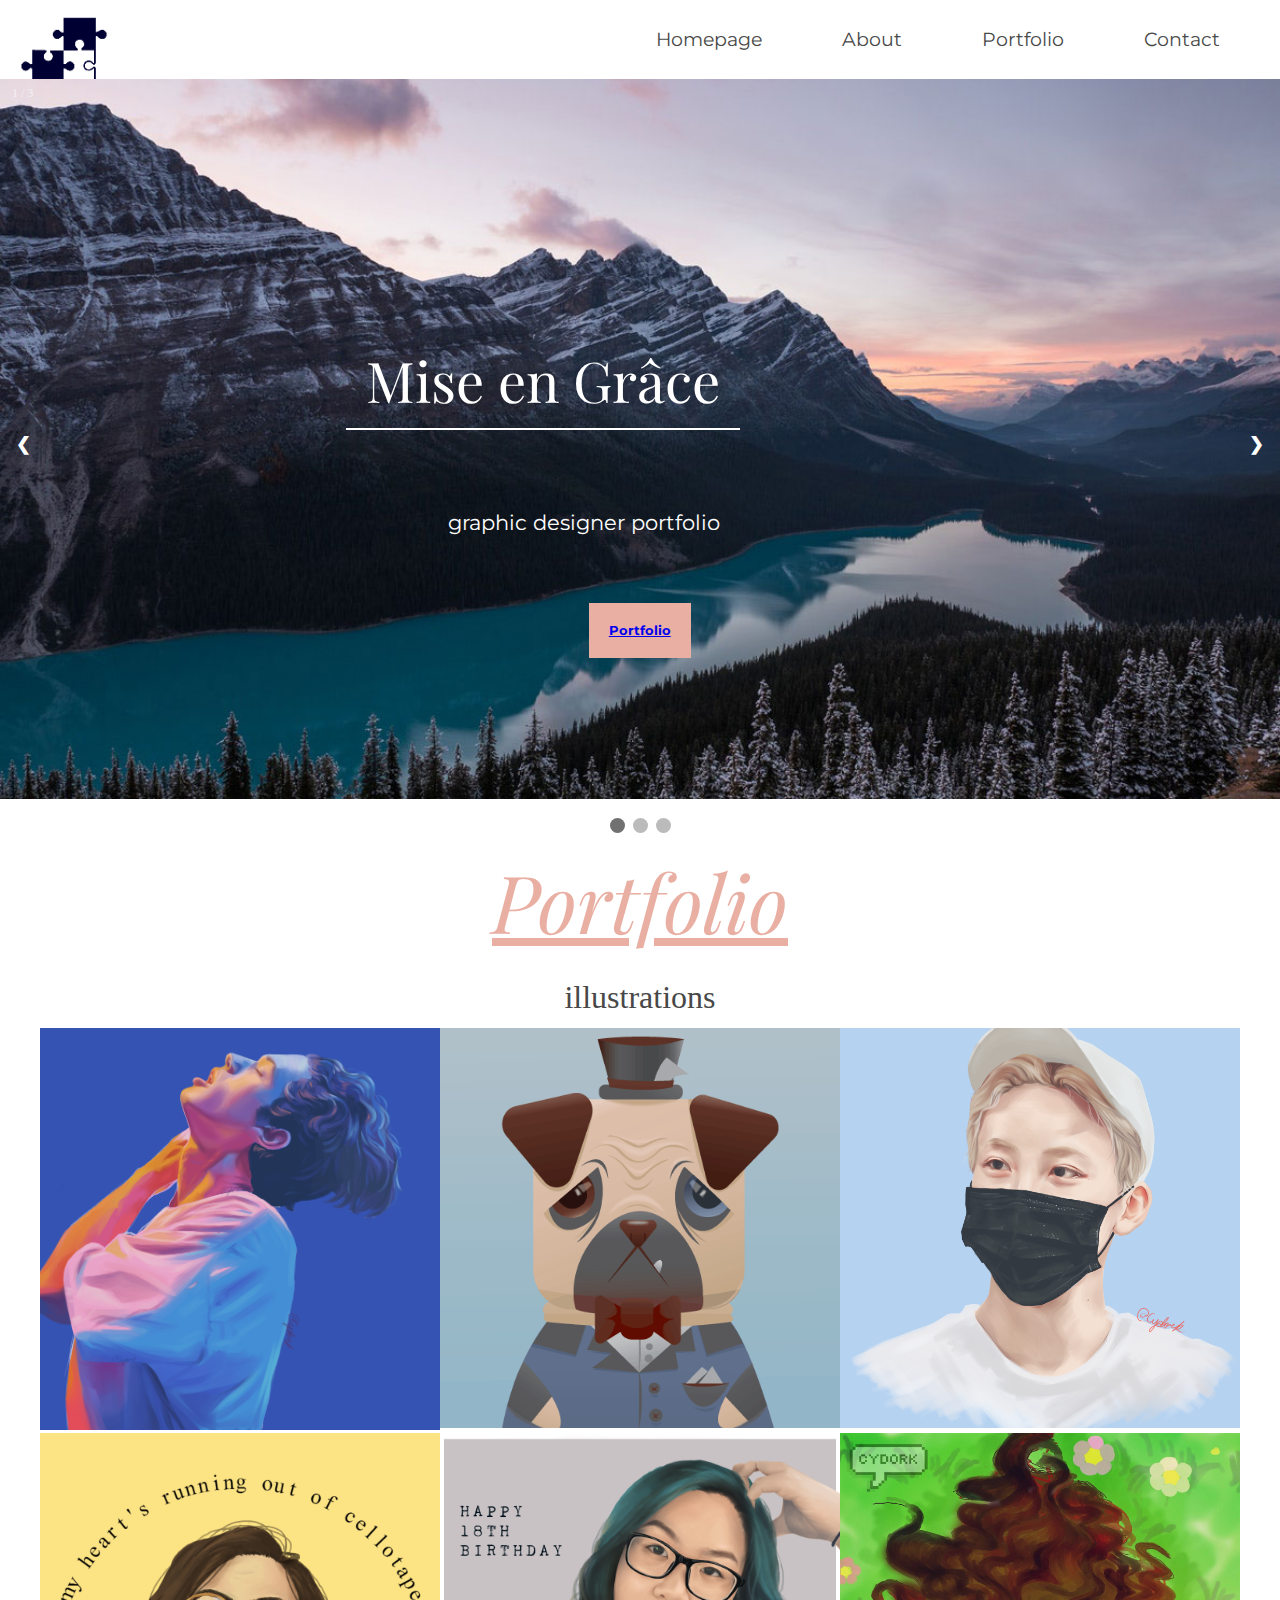
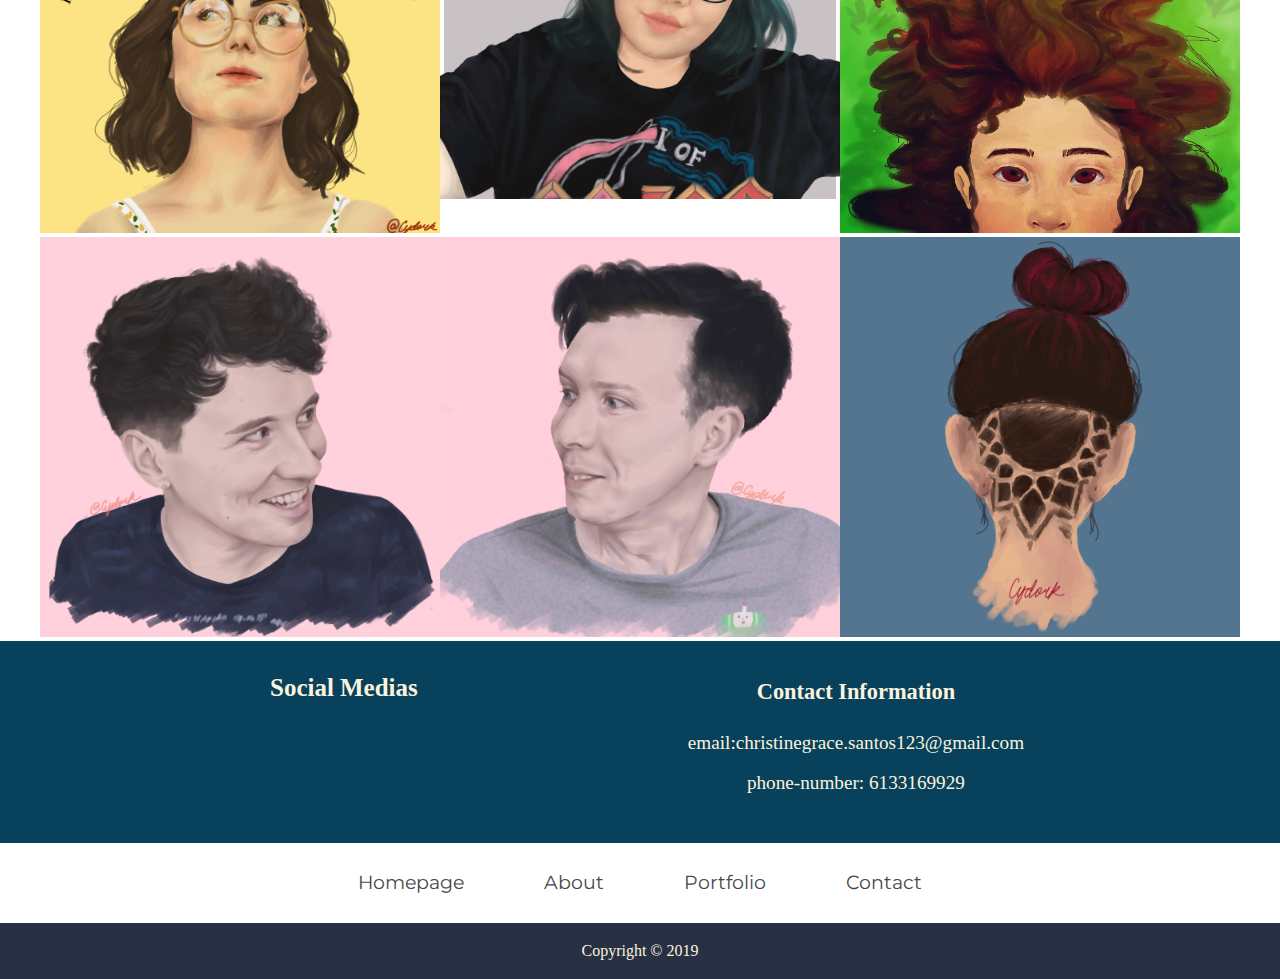
<file: portfolio2.html>
<!DOCTYPE html>
<html>
<head>
    <title>Mise en Grâce</title>
    <meta charset ="utf-8">
    <meta name="viewport" content="width=device-width, initial-scale=1">
    <link href="https://cdn.iconmonstr.com/1.3.0/css/iconmonstr-iconic-font.min.css" rel="stylesheet">
     <link href="https://fonts.googleapis.com/css?family=Montserrat" rel="stylesheet">
      <link href="https://fonts.googleapis.com/css?family=Playfair+Display:400,400i" rel="stylesheet">
    <link rel="stylesheet" href="css/style.css">
</head>
<body>
    <div class="container">
<!--- header --->
      <header class="site_header">
        <img src="img/logo.png" class="logo" alt="logo">
        
<!--- navigation --->
         <nav>
             <ul class="nav">
                 <li class="nav_home"><a href="index.html">Homepage</a></li>
                 <li><a href="">About</a></li>
                 <li><a href="portfolio1.html">Portfolio</a></li>
                 <li><a href="">Contact</a></li>
             </ul>
          </nav>
          
      <!--- code from bootstrap --->
       <!-- Slideshow container -->
    <div class="slideshow-container">
<!-- Full-width images with number and caption text -->
     <div class="image-wrap">
     <h1 class="title">Mise en Grâce</h1>
            <h4>graphic designer portfolio</h4>
            <form action="" method="get" target="_blank">
             <button type="submit"><a href="portfolio1.html">Portfolio</a></button>
            </form>
            
      <div class="mySlides fade">
        <div class="numbertext">1 / 3</div>
        <img src="img/photo-1478059425650-ca13d6d422f4_copy.jpg" alt="stock imagery" style="width:100%">
      </div>

      <div class="mySlides fade">
        <div class="numbertext">2 / 3</div>
        <img src="img/art_trade_copy.jpg" alt="park bench illustration" style="width:100%">
      </div>

      <div class="mySlides fade">
        <div class="numbertext">3 / 3</div>
        <img src="img/bedroom_copy_.jpg" alt="background illustration of bedroom" style="width:100%">
      </div>

<!-- Next and previous buttons -->
      <a class="prev" onclick="plusSlides(-1)">&#10094;</a>
      <a class="next" onclick="plusSlides(1)">&#10095;</a>
    </div>
    <br>

<!-- The dots/circles -->
    <div style="text-align:center">
      <span class="dot" onclick="currentSlide(1)"></span> 
      <span class="dot" onclick="currentSlide(2)"></span> 
      <span class="dot" onclick="currentSlide(3)"></span> 
    </div>
          </div>
      </header>
<!--- main content --->
      <article class="main-content">
          <h1 class="head">Portfolio</h1>
          <h3>illustrations</h3>
            <div class="gallery">
                <div class="container">
                    <img src="img/coneee.png" alt="Avatar" class="image">
                      <div class="overlay">
                          <p class="text">Conan gray, drawing of a singer named Conan Gray with the medium digital drawing. Program : paint tool sai</p>
                      </div>
                </div>
                <div class="container">
                    <img src="img/512px.png" alt="Avatar" class="image">
                      <div class="overlay">
                          <p class="text">Avatar Icon, illustration of a pug icon made in class. Program: adobe illustrator</p>
                      </div>
                </div>
                <div class="container">
                    <img src="img/dvddnfnfmgmmmhssf.png" alt="Avatar" class="image">
                      <div class="overlay">
                          <p class="text">Seventeen, a korean boyband drawn in the medium of digital art. Program: paint tool sai</p>
                      </div>
                </div>
                <div class="container">
                    <img src="img/Dodie.png" alt="Avatar" class="image">
                      <div class="overlay">
                          <p class="text">Dodie Clark, a singer, drawn digitally. Program: paint tool sai</p>
                      </div>
                </div>
                <div class="container">
                    <img src="img/hbd%20joanna.png" alt="Avatar" class="image">
                      <div class="overlay">
                          <p class="text">Joanna, a birthday present for a friend of mine. Program: paint tool sai</p>
                      </div>
                </div>
                <div class="container">
                    <img src="img/cyd.jpg" alt="Avatar" class="image">
                      <div class="overlay">
                          <p class="text">Hello World</p>
                      </div>
                </div>
                <div class="container">
                    <img src="img/danny%20boi.png" alt="Avatar" class="image">
                      <div class="overlay">
                          <p class="text">Hello World</p>
                      </div>
                </div>
                <div class="container">
                    <img src="img/phil.jpg" alt="Avatar" class="image">
                      <div class="overlay">
                          <p class="text">Hello World</p>
                      </div>
                </div>
                <div class="container">
                    <img src="img/undecut%20.png" alt="Avatar" class="image">
                      <div class="overlay">
                          <p class="text">Hello World</p>
                      </div>
                </div>
            </div>

      </article>
<!--- information div --->
      <section class="information">
      <div class="contact">
          <h2>Contact Information</h2>
          <p class="info">email:christinegrace.santos123@gmail.com<br>
          phone-number: 6133169929 </p>
      </div>
      <div class="social_media">
          <h2>Social Medias</h2>
          <div><a href="https://www.instagram.com/cyd0rk.jpg/" class="instagram" target="_blank">
          <i class="im im-instagram"></i>
          </a>
          </div>
          <div>  
            <a href="https://twitter.com/paintoolcy" class="twitter" target="_blank">
            <i class="im im-twitter"></i>
          </a>
          </div>
      </div>
      </section>
 <!--- bottom navigation --->
      <div>
         <nav>
          <ul class="nav_bottom">
                 <li class="nav_home"><a href="index.html">Homepage</a></li>
                 <li><a href="">About</a></li>
                 <li><a href="">Portfolio</a></li>
                 <li><a href="">Contact</a></li>
             </ul>
          </nav>
      </div>
<!--- footer --->
      <footer>Copyright &copy; 2019</footer>
    </div>
<script src="index.js"></script>
    </body>
</file>
<file: css/style.css>
/* http://meyerweb.com/eric/tools/css/reset/ 
   v2.0 | 20110126
   License: none (public domain)
*/

html, body, div, span, applet, object, iframe,
h1, h2, h3, h4, h5, h6, p, blockquote, pre,
a, abbr, acronym, address, big, cite, code,
del, dfn, em, img, ins, kbd, q, s, samp,
small, strike, strong, sub, sup, tt, var,
b, u, i, center,
dl, dt, dd, ol, ul, li,
fieldset, form, label, legend,
table, caption, tbody, tfoot, thead, tr, th, td,
article, aside, canvas, details, embed, 
figure, figcaption, footer, header, hgroup, 
menu, na
v, output, ruby, section, summary,
time, mark, audio, video {
	margin: 0;
	padding: 0;
	border: 0;
	font-size: 100%;
	font: inherit;
	vertical-align: baseline;
}
/* HTML5 display-role reset for older browsers */
article, aside, details, figcaption, figure, 
footer, header, hgroup, menu, nav, section {
	display: block;
}
body {
	line-height: 1;
}
ol, ul {
	list-style: none;
}
blockquote, q {
	quotes: none;
}
blockquote:before, blockquote:after,
q:before, q:after {
	content: '';
	content: none;
}
table {
	border-collapse: collapse;
	border-spacing: 0;
}

/* bootstrap code for banner */
* {box-sizing:border-box}

.slideshow-container {
  position: relative;
  margin: auto;
}

.mySlides {
  display: none;
}

.prev, .next {
  cursor: pointer;
  position: absolute;
  top: 50%;
  width: auto;
  margin-top: -22px;
  padding: 16px;
  color: white;
  font-weight: bold;
  font-size: 18px;
  transition: 0.6s ease;
  border-radius: 0 3px 3px 0;
  user-select: none;
}

.next {
  right: 0;
  border-radius: 3px 0 0 3px;
}

.prev:hover, .next:hover {
  background-color: rgba(0,0,0,0.8);
}

.numbertext {
  color: #f2f2f2;
  font-size: 12px;
  padding: 8px 12px;
  position: absolute;
  top: 0;
}

.dot {
  cursor: pointer;
  height: 15px;
  width: 15px;
  margin: 0 2px;
  background-color: #bbb;
  border-radius: 50%;
  display: inline-block;
  transition: background-color 0.6s ease;
}

.active, .dot:hover {
  background-color: #717171;
}

/* Fading animation */
.fade {
  -webkit-animation-name: fade;
  -webkit-animation-duration: 1.5s;
  animation-name: fade;
  animation-duration: 1.5s;
}

@-webkit-keyframes fade {
  from {opacity: .4} 
  to {opacity: 1}
}

@keyframes fade {
  from {opacity: .4} 
  to {opacity: 1}
}

/* header */
.logo{
    width: 6%;
    position: absolute;
    padding: 0;
    margin: 0;
}

#banner{
    width: 100%;
}

.image-wrap{
    position: relative;
}

.image-wrap h1{
    color: white;
    position: absolute;
    text-align: center;
    font-size: 5rem;
    top: 40%;
    left: 33%;
    border-bottom: 2px solid white;
    padding: 20px;
    font-family:'Playfair Display', serif;
}
.image-wrap h4{
    color: white;
    position: absolute;
    text-align: center;
    font-size: 2rem;
    top: 57%;
    left: 37%;
    font-family: 'Montserrat', sans-serif;
}

.image-wrap button{
    position: absolute;
    bottom: 25%;
    left: 46%;
    padding: 30px 50px;
    font-size: 1rem;
    font-weight: bold;
    background-color: #e9afa3;
    border: none;
    color: #283044;
    font-family: 'Montserrat', sans-serif;
    
}
.image-wrap button:hover,
.image-wrap button:focus{
    background-color: #08415c;
    color: #faf3dd;
    padding: 30px 50px;
}

.nav{
    display: flex;
    flex-wrap: wrap;
    justify-content: flex-end;
    margin: 10px;
    padding: 10px;
    font-family: 'Montserrat', sans-serif;
}
.nav_bottom{
    display: flex;
    flex-wrap: wrap;
    justify-content: center;
    margin: 10px;
    padding: 10px;
    font-family: 'Montserrat', sans-serif;
    font-size: 0.5rem;
}
.nav ul{
    list-style-type: none;
    padding: 0;
    margin: 0;
}

nav ul li{
    background-color: rgba(255,255,255, 0.3);
    font-size: 1.2rem;
    padding: 10px 20px;
}


nav a,
nav a:visited,
nav a:link{
    text-decoration: none;
    color: #484848;
    padding: 20px;
    display: inline;
}
nav a:hover,
nav a:focus,
nav a.active{
    background-color: #08415c;
    text-decoration: underline;
    color: #faf3dd;
}
nav a:active{
    background-color: #08415c;
}
.head{
    color: #e9afa3;
    font-size: 5rem;
    text-align: center;
    padding: 25px;
    margin: 0;
    font-family:'Playfair Display', serif;
    font-style: italic;
    text-decoration: underline;
}
h3{
    color: #484848;
    font-size: 2rem;
    text-align: center;
    padding: 15px;
}
.article{
    color: #484848;
    font-size: 1.2rem;
    padding: 50px;
    margin: 0 auto;
    font-family: 'Montserrat', sans-serif;
}
.information{
    background-color: #08415c;
    text-align: center;
    color: #faf3dd;
    display: grid;
    grid-template-columns: repeat(5,1fr);
    grid-template-rows: 1fr;
    padding: 20px;
    font-size: 1.2em;
}
.social_media{
    grid-column: 1/4;
    grid-row: 1/3;
    margin-top: 15px;
}

.contact{
    padding: 20px;
}

.contact h2{
    font-weight: bold;
    font-size: 1.4rem;
    margin-bottom: 20px;
}

.info{
    font-size: 1.2rem;
    line-height: 40px;
}

.social_media h2{
    font-size: 1.3em;
    font-weight: bold;
}
.instagram,
.twitter{
    color: #faf3dd;
    font-family: 'Montserrat', sans-serif;
    font-size: 3rem;
}

footer{
    padding: 20px;
    text-align: center;
    background-color: #283044;
    color: #faf3dd;
}

/*portfolio*/
.illustrations{
    background-color:#283044;
    margin: 40px 0px 0px 0px;
    display: grid;
    grid-template-columns: repeat(6, 1fr);
    grid-template-rows: repeat(3, 1fr);
    grid-template-areas:
        ". illustration . img img img"
        ". p . img img img"
        ". link . img img img";
}
.illustrations img{
    grid-area: img;
    width: 100%;
}
.illustrations h3{
    grid-area: illustration;
    font-size: 3.4rem;
    color: #faf3dd;
    margin-top: 100px;
}
.illustrations p{
    grid-area: p;
    font-family: 'Montserrat', sans-serif;
    color: #faf3dd;
    line-height: 23px;
}
.illustrations div{
    grid-area: link;
    padding: 20px;
    margin-top: 40px;
    text-align: center;
}
.button, .button3{
    color: #283044;
    background-color: #e9afa3;
    padding: 20px 40px;
    margin: 20px;
    text-decoration: none;
}

.photo{
    display: grid;
    grid-template-columns: repeat(6,1fr);
    grid-template-rows: repeat(3, 1fr);
}

.photo img{
    grid-column: span 3;
    grid-row: 1/4;
    width: 100%;
}

.photo h3{
   grid-column: 5/6;
    font-size: 3.4rem;
    margin-top: 100px;
}

.photo p{
    grid-column: 5/6;
    grid-row: 2/4;
    font-family: 'Montserrat', sans-serif;
    line-height: 23px;
}

.photo div{
    grid-column: 5/6;
    grid-row: 3/4;
    text-align: center;
}

.button2{
    padding: 20px 40px;
    margin: 20px;
    background-color: #283044;
    color: #faf3dd;
    text-decoration: none;
}

.web{
    margin-bottom: 70px;
    background-color: #283044;
    display: grid;
    grid-template-columns: repeat(6,1fr);
    grid-template-rows: repeat(3,1fr);
}

.web img{
    grid-column: 4/7;
    grid-row: span 4;
    width: 100%;
}

.web h3{
    grid-column: 2/3;
    grid-row: 1/2;
    color: #faf3dd;
    margin-top: 100px;
    font-size: 3.4rem;
}
.web p{
    grid-column: 2/3;
    grid-row: 2;
    font-family: 'Montserrat', sans-serif;
    line-height: 23px;
    color: #faf3dd;
    margin-top: 35px;
}

.web div{
    grid-column:2/3;
    grid-row: 3;
    text-align: center;
    margin: 40px;
    padding: 20px;
}
/*portfolio gallery*/
.gallery{
    display: grid;
    grid-template-columns: repeat(3,1fr);
    grid-template-rows: repeat(3,1fr);
     max-width: 1200px;
      margin: 0 auto;
}
.container {
  position: relative;
  width: 50%;
}

.image {
  display: inline;
  width: 100%;
}

.overlay {
  position: absolute;
  bottom: 0;
  left: 0;
  right: 0;
  background-color: #008CBA;
  overflow: hidden;
  width: 100%;
  height: 0;
  transition: .5s ease;
}
/*bootstrap*/
.container:hover .overlay {
  height: 100%;
}

.text {
  color: white;
  font-size: 20px;
  position: absolute;
  top: 50%;
  left: 50%;
  -webkit-transform: translate(-50%, -50%);
  -ms-transform: translate(-50%, -50%);
  transform: translate(-50%, -50%);
  text-align: center;
}

/* contact form */
.contact_form{
    max-width: 800px;
    margin: 30px auto;
    padding: 50px;
    background-color: #faf3dd;
}
.container{
  width: 100%;
  margin:0 auto;
}
input{
    width: 100%;
   color: #ecf0f1;
}
input[type=text] {
    width: 100%;
    padding: 12px 15px;
    margin: 8px 0;
    box-sizing: border-box;
}
textarea{
  min-width:700px;
  max-width: 700px;
  max-height: 300px;
  min-height: 100px;
  padding: 20px;
  display: block;
}
.submit{
  color: black;
  padding:20px 60px;
  background-color: #e9afa3;
  margin: 20px;
}
button:hover,
button:focus{
  color: #faf3dd;
  background-color: #2C528C;
  padding: 20.5px 61px;
  font-weight: bold;
}
label{
    font-family: 'Montserrat', sans-serif;
}

/*about us*/
.story{
    display: grid;
    grid-template-columns: repeat(6,1fr);
    grid-template-rows: repeat(3,1fr);
}
.story img{
    width: 100%;
    grid-column: span 3;
    grid-row: 1/4;
}
.story h3{
    grid-column: 4/7;
    grid-row: 1;
}
.story p{
    grid-column:4/7;
    grid-row: 2;
}
.story div{
    grid-column: 5/6;
    padding: 20px;
}
/* 100% Image Width on Smaller Screens */
@media screen and (min-width: 768px) and (max-width: 80em){
    .logo{
        width: 10%;
    }
    .image-wrap h1{
        font-size: 3.5rem;
        top: 35%;
        left: 27%;
    }
    .image-wrap h4{
        font-size: 1.3rem;
        top: 60%;
        left: 35%;
    }
    .image-wrap button{
        font-size: .8rem;
        bottom: 20%;
        padding: 20px;
    }
    .illustrations img{
        grid-row: 2;
    }
    .photo img{
        grid-row: 2;
    }
    .web img{
        grid-row: 2;
    }
    .story img{
        grid-row: 2;
    }
  }
@media screen and (min-width: 35rem) and (max-width:768px){
    .logo{
        width: 11%;
    }
    .image-wrap h1{
        font-size: 2.5rem;
    }
    .image-wrap h4{
        font-size: 1.2rem;
        top: 65%;
    }
    .image-wrap button{
        font-size:.8rem;
        bottom: 15%;
        padding: 15px;
    }
    .head{
        font-size: 3.5rem;
    }
    .illustrations img, .photo img, .web img{
        padding: 20px;
    }
    .illustrations h3, .photo h3, .web h3{
        font-size: 1.5rem;
        padding: 0px;
        margin: 0px;
    }
    .illustrations p, .web p{
        font-size: .7rem;
        grid-column: 1/4;
        margin: 0;
        padding: 0px 9px;
    }
    .button, .button2, .button3{
        margin: 0px;
        padding: 5px;
        
    }
    .photo p{
        font-size: .7rem;
        grid-column: 4/7;
    }
    .button2{
        margin-bottom: 20px;
    }
}
</file>
